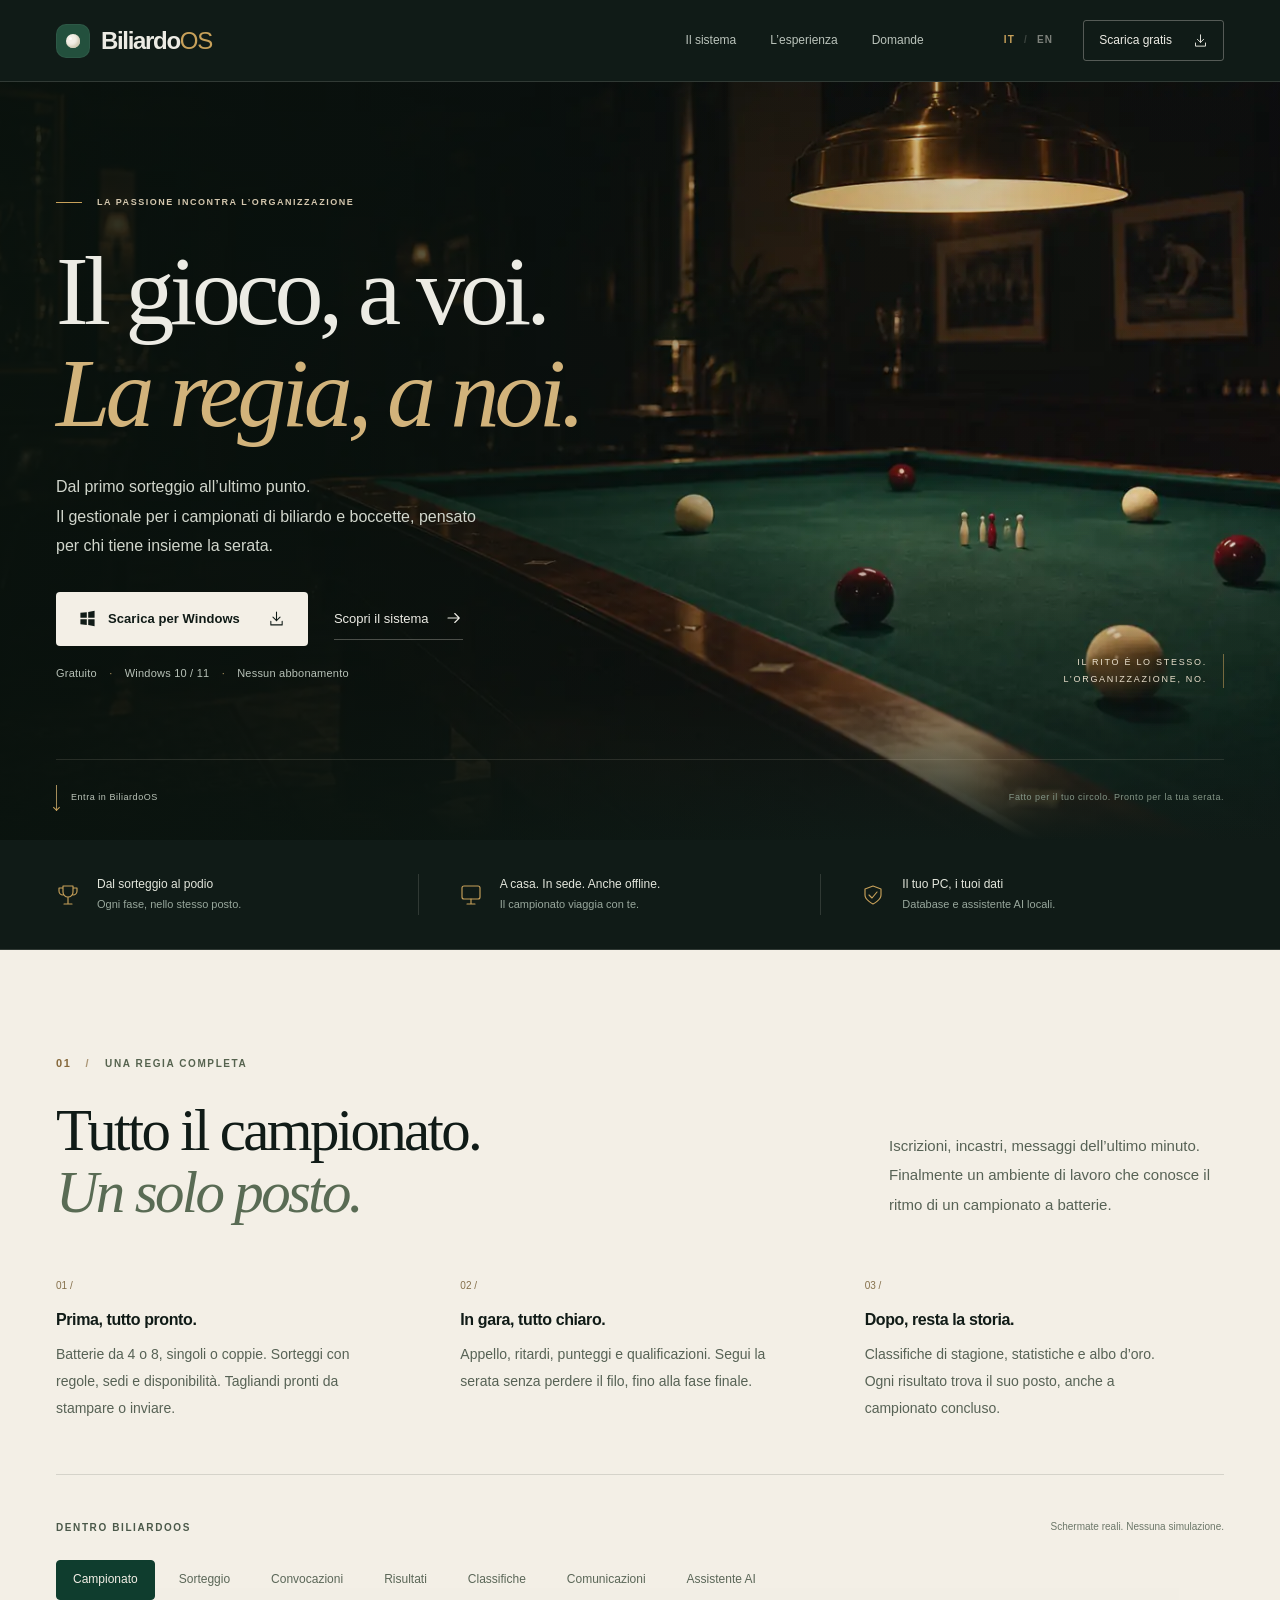
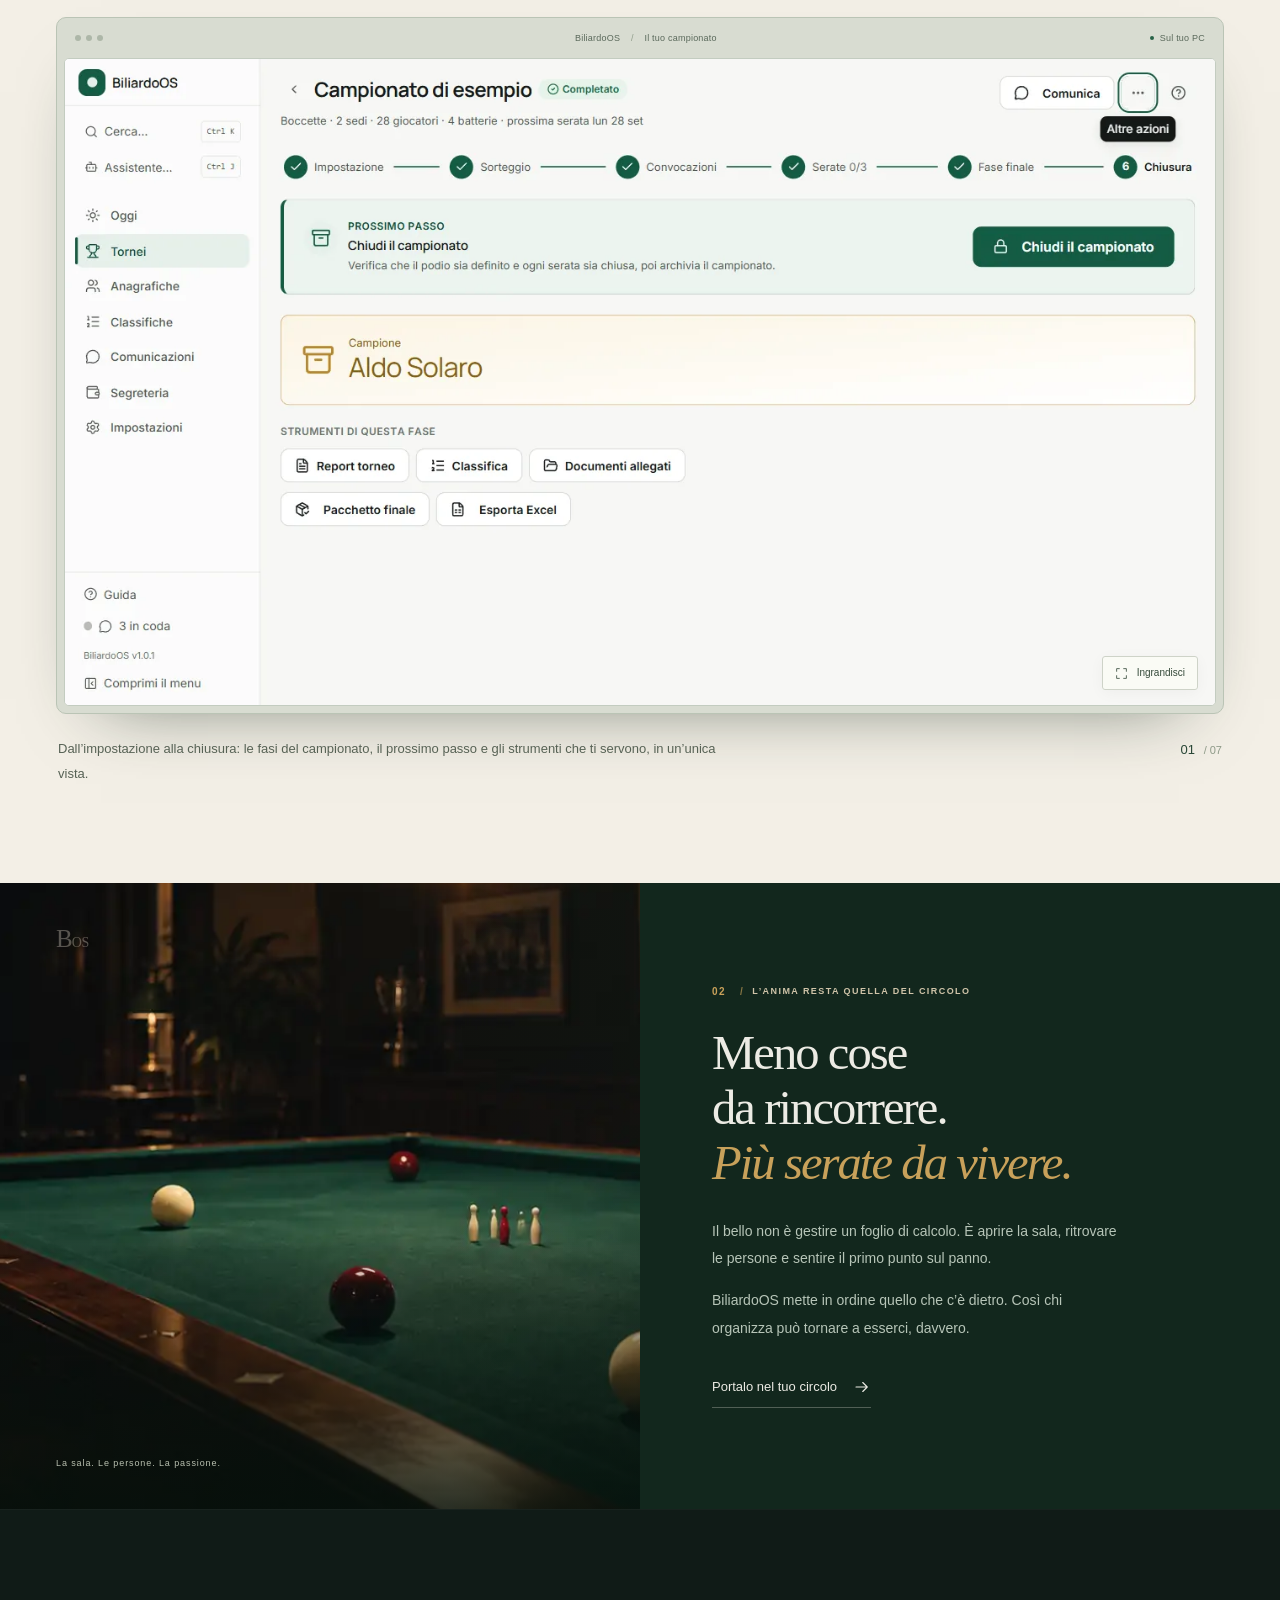
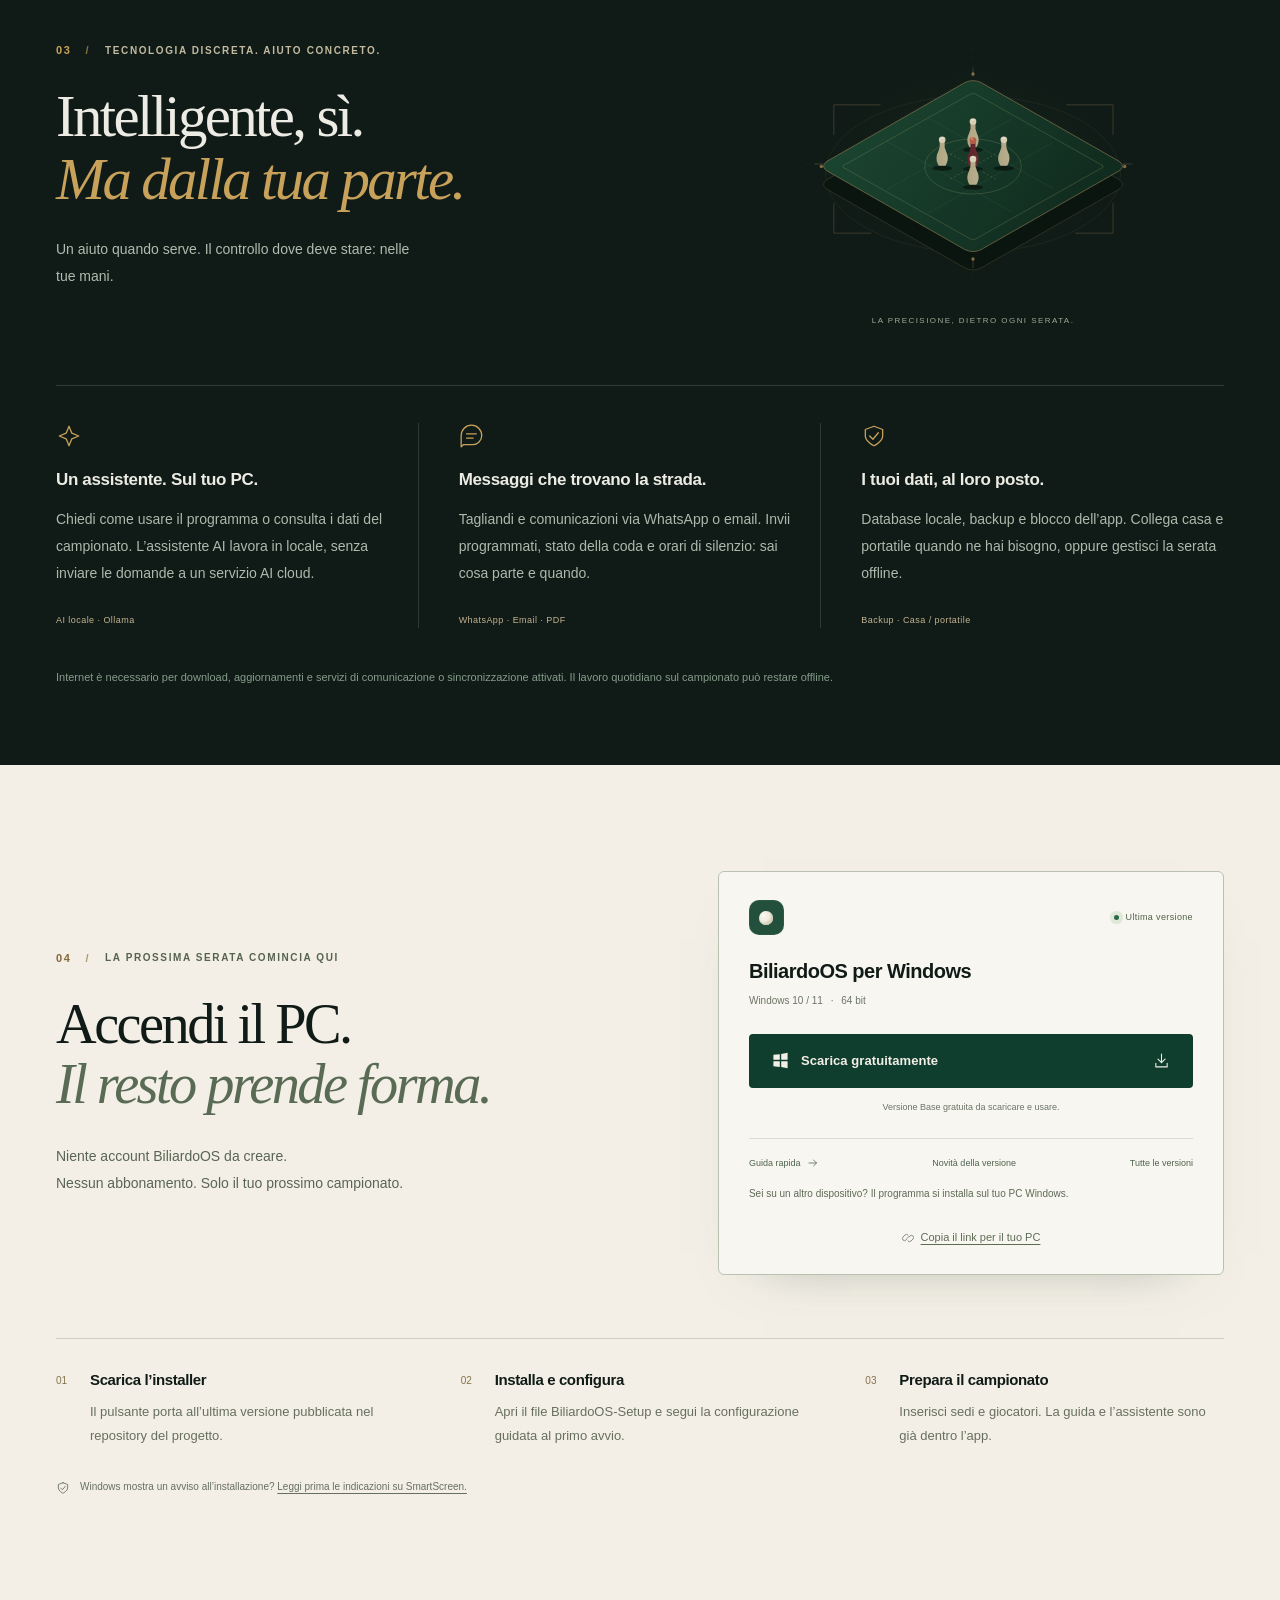
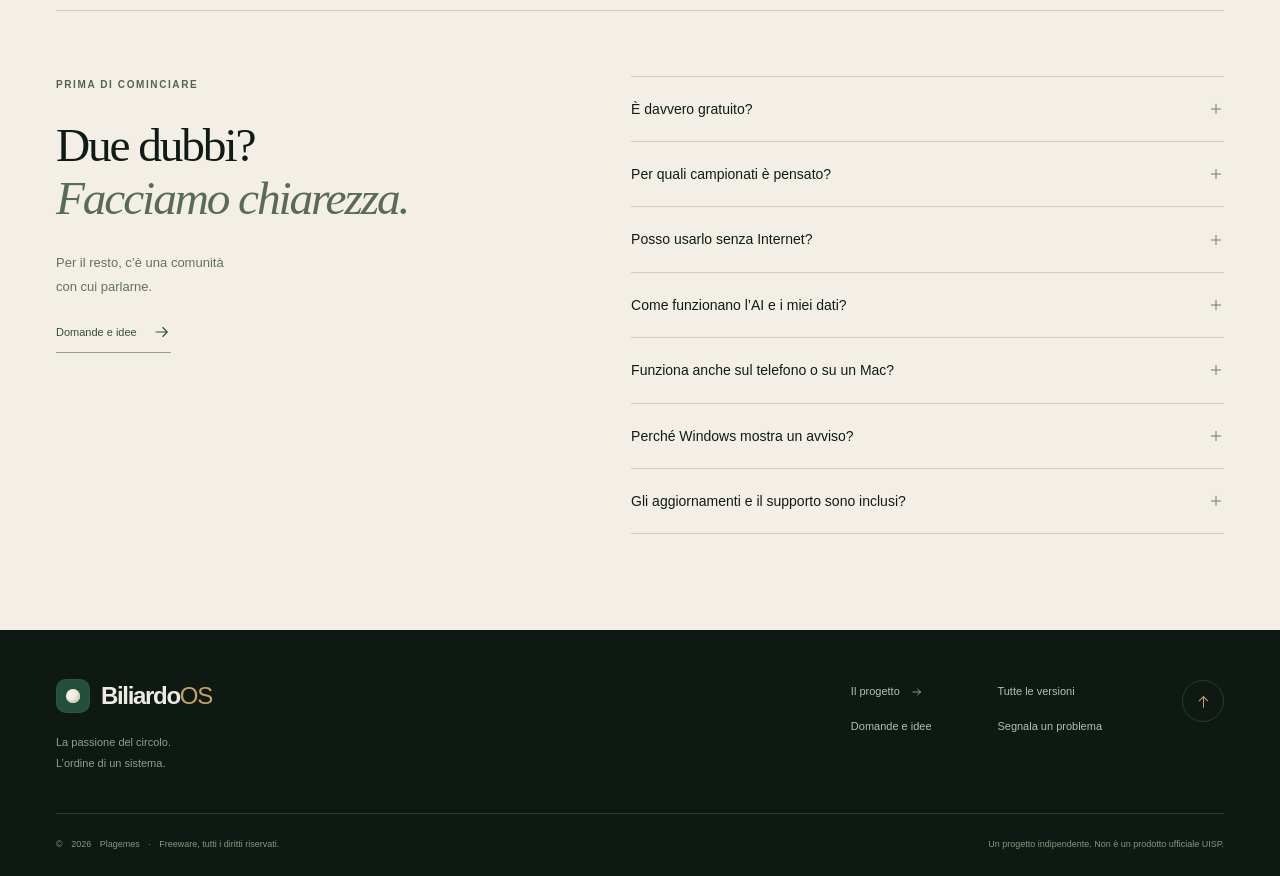
<file: docs/index.html>
<!doctype html>
<html lang="it" class="no-js">
<head>
  <meta charset="utf-8">
  <meta name="viewport" content="width=device-width, initial-scale=1">
  <meta name="theme-color" content="#101b17">
  <title>BiliardoOS — Gestionale gratuito per campionati a batterie</title>
  <meta name="description" content="Gestionale gratuito per campionati di biliardo e boccette a batterie: sorteggi, convocazioni, risultati, classifiche, WhatsApp e AI locale. Per Windows 10/11.">
  <link rel="canonical" href="https://plagemes.github.io/biliardoos-releases/">
  <link rel="alternate" hreflang="it" href="https://plagemes.github.io/biliardoos-releases/">
  <link rel="alternate" hreflang="en" href="https://plagemes.github.io/biliardoos-releases/en/">
  <link rel="alternate" hreflang="x-default" href="https://plagemes.github.io/biliardoos-releases/">
  <meta property="og:type" content="website">
  <meta property="og:site_name" content="BiliardoOS">
  <meta property="og:title" content="BiliardoOS — Gestionale gratuito per campionati a batterie">
  <meta property="og:description" content="La passione del circolo. L'ordine di un sistema. Il gestionale per campionati di biliardo e boccette a batterie, gratuito da scaricare e usare, sul tuo PC Windows.">
  <meta property="og:url" content="https://plagemes.github.io/biliardoos-releases/">
  <meta property="og:image" content="https://plagemes.github.io/biliardoos-releases/social-preview.webp">
  <meta property="og:image:width" content="1583">
  <meta property="og:image:height" content="722">
  <meta property="og:image:type" content="image/webp">
  <meta property="og:image:alt" content="BiliardoOS, gestionale per campionati a batterie di biliardo e boccette">
  <meta property="og:locale" content="it_IT">
  <meta property="og:locale:alternate" content="en_US">
  <meta name="twitter:card" content="summary_large_image">
  <meta name="twitter:title" content="BiliardoOS — La regia del tuo campionato a batterie">
  <meta name="twitter:description" content="Dal primo sorteggio all'ultimo punto. Gratuito da scaricare, per Windows 10 e 11.">
  <meta name="twitter:image" content="https://plagemes.github.io/biliardoos-releases/social-preview.webp">
  <link rel="icon" href="favicon.ico" sizes="32x32">
  <link rel="icon" href="assets/mark.svg" type="image/svg+xml">
  <link rel="apple-touch-icon" href="apple-touch-icon.png">
  <link rel="alternate icon" href="logo.webp">
  <link rel="manifest" href="site.webmanifest">
  <link rel="preconnect" href="https://api.github.com">
  <link rel="preload" href="assets/club.webp" as="image" fetchpriority="high">
  <link rel="stylesheet" href="styles.css">
  <script src="app.js" defer></script>
  <script type="application/ld+json">
  {"@context":"https://schema.org","@graph":[
    {"@type":"SoftwareApplication","@id":"https://plagemes.github.io/biliardoos-releases/#software","name":"BiliardoOS","description":"Gestionale desktop gratuito per campionati a batterie di biliardo e boccette: sorteggi, convocazioni, appello, risultati, classifiche, comunicazioni WhatsApp/email e assistente AI locale.","applicationCategory":"SportsApplication","operatingSystem":"Windows 10, Windows 11","softwareVersion": "1.0.16","url":"https://plagemes.github.io/biliardoos-releases/","downloadUrl":"https://github.com/Plagemes/biliardoos-releases/releases/latest","screenshot":["https://plagemes.github.io/biliardoos-releases/screenshots/02-tournament-overview.webp","https://plagemes.github.io/biliardoos-releases/screenshots/09-classifiche.webp"],"offers":{"@type":"Offer","price":"0","priceCurrency":"EUR"},"inLanguage":"it","author":{"@type":"Person","name":"Plagemes","url":"https://github.com/Plagemes"},"license":"https://github.com/Plagemes/biliardoos-releases/blob/main/LICENSE"},
    {"@type":"WebSite","@id":"https://plagemes.github.io/biliardoos-releases/#website","name":"BiliardoOS","url":"https://plagemes.github.io/biliardoos-releases/","inLanguage":["it","en"],"publisher":{"@type":"Person","name":"Plagemes"}},
    {"@type":"Person","@id":"https://github.com/Plagemes#person","name":"Plagemes","url":"https://github.com/Plagemes"},
    {"@type":"FAQPage","@id":"https://plagemes.github.io/biliardoos-releases/#faq","mainEntity":[
      {"@type":"Question","name":"È davvero gratuito?","acceptedAnswer":{"@type":"Answer","text":"La versione Base di BiliardoOS è gratuita da scaricare e usare, senza un abbonamento al software. Non è open source: tutti i diritti sono riservati. Le condizioni complete sono nella licenza del progetto (https://github.com/Plagemes/biliardoos-releases/blob/main/LICENSE)."}},
      {"@type":"Question","name":"Per quali campionati è pensato?","acceptedAnswer":{"@type":"Answer","text":"Per campionati amatoriali di biliardo e boccette tra bar, circoli e associazioni: batterie da 4 o 8 giocatori, singoli o coppie, seguite dalla fase finale. Il sorteggio tiene conto delle regole configurate, come sedi, disponibilità e teste di serie."}},
      {"@type":"Question","name":"Posso usarlo senza Internet?","acceptedAnswer":{"@type":"Answer","text":"Sì, per il lavoro quotidiano: sorteggio, convocazioni stampate, appello, risultati e classifiche. Internet serve per scaricare l'app e il modello AI, ricevere gli aggiornamenti e usare funzioni online come l'invio di WhatsApp ed email."}},
      {"@type":"Question","name":"Come funzionano l'AI e i miei dati?","acceptedAnswer":{"@type":"Answer","text":"Il database del campionato e l'assistente AI risiedono sul PC. L'AI locale usa Ollama e richiede il download iniziale di un modello, scelto in base all'hardware. Le comunicazioni e le opzioni di sincronizzazione, quando attivate, utilizzano i rispettivi servizi esterni."}},
      {"@type":"Question","name":"Funziona anche sul telefono o su un Mac?","acceptedAnswer":{"@type":"Answer","text":"L'app desktop è disponibile per Windows 10 e 11 a 64 bit. Il telefono può essere usato per le funzioni dedicate ai risultati tramite il collegamento locale, configurato dal PC. Non è un'app nativa per Android, iPhone o macOS."}},
      {"@type":"Question","name":"Perché Windows mostra un avviso?","acceptedAnswer":{"@type":"Answer","text":"L'installer attualmente distribuito non è firmato digitalmente e Windows può mostrare un avviso SmartScreen. Scarica solo dalle release del repository del progetto e controlla il file con la protezione di Windows prima di procedere. Un avviso, da solo, non prova che un file sia sicuro o pericoloso: se non sei certo della provenienza, non eseguirlo."}},
      {"@type":"Question","name":"Gli aggiornamenti e il supporto sono inclusi?","acceptedAnswer":{"@type":"Answer","text":"L'app controlla le nuove versioni all'avvio; puoi farlo anche da Impostazioni → Aggiornamenti. Gli aggiornamenti sono preceduti da un backup e non vengono installati durante una serata di gara aperta. Il programma è fornito senza garanzie, secondo la licenza."}}
    ]}
  ]}
  </script>
</head>
<body>
<a class="skip-link" href="#main">Vai al contenuto</a>
<svg class="svg-defs" xmlns="http://www.w3.org/2000/svg" aria-hidden="true">
  <defs>
    <symbol id="i-arrow" viewBox="0 0 24 24"><path d="M4 12h15m-6-6 6 6-6 6"/></symbol>
    <symbol id="i-down" viewBox="0 0 24 24"><path d="M12 3v12m-5-5 5 5 5-5M4 16v5h16v-5"/></symbol>
    <symbol id="i-windows" viewBox="0 0 24 24"><path fill="currentColor" stroke="none" d="m2 4 9-1v8H2zm11-1.2L22 1v10h-9zM2 13h9v8l-9-1zm11 0h9v10l-9-1.8z"/></symbol>
    <symbol id="i-check" viewBox="0 0 24 24"><path d="m5 12 4 4L19 6"/></symbol>
    <symbol id="i-plus" viewBox="0 0 24 24"><path d="M12 5v14M5 12h14"/></symbol>
    <symbol id="i-close" viewBox="0 0 24 24"><path d="m6 6 12 12M6 18 18 6"/></symbol>
    <symbol id="i-expand" viewBox="0 0 24 24"><path d="M8 3H3v5m13-5h5v5M3 16v5h5m13-5v5h-5"/></symbol>
    <symbol id="i-shield" viewBox="0 0 24 24"><path d="m12 3 8 3v6c0 5-8 9-8 9s-8-4-8-9V6l8-3Z"/><path d="m8 12 3 3 5-6"/></symbol>
    <symbol id="i-spark" viewBox="0 0 24 24"><path d="m12 3 2.6 6.4L21 12l-6.4 2.6L12 21l-2.6-6.4L3 12l6.4-2.6L12 3Z"/></symbol>
    <symbol id="i-link" viewBox="0 0 24 24"><path d="m10 13 4-4m-5 6-1 1a4 4 0 0 1-6-6l4-4a4 4 0 0 1 6 0m0 12a4 4 0 0 0 6 0l4-4a4 4 0 0 0-6-6l-1 1"/></symbol>
    <symbol id="i-monitor" viewBox="0 0 24 24"><rect x="3" y="3" width="18" height="13" rx="2"/><path d="M8 21h8m-4-5v5"/></symbol>
    <symbol id="i-message" viewBox="0 0 24 24"><path d="M21 11.5a8.5 8.5 0 0 1-8.5 8.5H4l-2 2V11.5a9.5 9.5 0 1 1 19 0Z"/><path d="M7 10h9m-9 4h6"/></symbol>
    <symbol id="i-trophy" viewBox="0 0 24 24"><path d="M7 3h10v6a5 5 0 0 1-10 0V3Zm5 11v6m-4 1h8M7 5H3v3a4 4 0 0 0 4 4m10-7h4v3a4 4 0 0 1-4 4"/></symbol>
  </defs>
</svg>

<header class="site-header" id="top">
  <div class="container header-inner">
    <a class="brand" href="#top" aria-label="BiliardoOS, inizio pagina"><span class="brand-mark" aria-hidden="true"><i></i></span><span>Biliardo<span class="brand-os">OS</span></span></a>
    <nav class="desktop-nav" aria-label="Navigazione principale"><a href="#sistema">Il sistema</a><a href="#esperienza">L’esperienza</a><a href="#domande">Domande</a></nav>
    <nav class="language-switch" aria-label="Lingua"><a href="./" lang="it" hreflang="it" aria-current="page">IT</a><span aria-hidden="true">/</span><a href="en/" lang="en" hreflang="en">EN</a></nav>
    <a class="header-download" href="#download">Scarica gratis <svg class="icon" aria-hidden="true"><use href="#i-down"/></svg></a>
    <button class="menu-toggle" type="button" aria-expanded="false" aria-controls="mobile-nav" aria-label="Apri il menu"><span></span><span></span></button>
  </div>
  <nav class="mobile-nav" id="mobile-nav" aria-label="Navigazione mobile" hidden><a href="#sistema">Il sistema <span>01</span></a><a href="#esperienza">L’esperienza <span>02</span></a><a href="#domande">Domande <span>03</span></a><a href="#download">Scarica BiliardoOS <svg class="icon" aria-hidden="true"><use href="#i-down"/></svg></a><div class="mobile-language"><span>Lingua</span><a href="./" lang="it" hreflang="it" aria-current="page">Italiano</a><a href="en/" lang="en" hreflang="en">English</a></div></nav>
</header>

<main id="main">
  <section class="hero" aria-labelledby="hero-title">
    <img class="hero-image" src="assets/club.webp" alt="Un tavolo di biliardo a boccette, sul panno verde sotto la luce calda di una lampada in ottone" width="1440" height="810" fetchpriority="high">
    <div class="hero-shade" aria-hidden="true"></div>
    <div class="container hero-content">
      <p class="eyebrow hero-eyebrow"><span class="small-line"></span> La passione incontra l’organizzazione</p>
      <h1 id="hero-title">Il gioco, a voi.<br><em>La regia, a noi.</em></h1>
      <p class="hero-description">Dal primo sorteggio all’ultimo punto.<br>Il gestionale per i campionati di biliardo e boccette, pensato per chi tiene insieme la serata.</p>
      <div class="hero-actions"><a class="button button-cream" data-download href="https://github.com/Plagemes/biliardoos-releases/releases/latest"><svg class="icon" aria-hidden="true"><use href="#i-windows"/></svg> Scarica per Windows <svg class="icon button-arrow" aria-hidden="true"><use href="#i-down"/></svg></a><a class="text-link" href="#sistema">Scopri il sistema <svg class="icon" aria-hidden="true"><use href="#i-arrow"/></svg></a></div>
      <p class="hero-note">Gratuito <span>·</span> Windows 10 / 11 <span>·</span> Nessun abbonamento</p>
    </div>
    <div class="hero-caption" aria-hidden="true"><span>Il rito è lo stesso.</span><span>L’organizzazione, no.</span></div>
    <div class="container hero-bottom"><a href="#sistema" class="scroll-link"><span class="scroll-rule" aria-hidden="true"></span> Entra in BiliardoOS</a><span class="hero-bottom-note">Fatto per il tuo circolo. Pronto per la tua serata.</span></div>
  </section>

  <div class="trust-strip">
    <div class="container trust-grid">
      <div><svg class="icon" aria-hidden="true"><use href="#i-trophy"/></svg><p><strong>Dal sorteggio al podio</strong><span>Ogni fase, nello stesso posto.</span></p></div>
      <div><svg class="icon" aria-hidden="true"><use href="#i-monitor"/></svg><p><strong>A casa. In sede. Anche offline.</strong><span>Il campionato viaggia con te.</span></p></div>
      <div><svg class="icon" aria-hidden="true"><use href="#i-shield"/></svg><p><strong>Il tuo PC, i tuoi dati</strong><span>Database e assistente AI locali.</span></p></div>
    </div>
  </div>

  <section class="system light-section" id="sistema" aria-labelledby="system-title">
    <div class="container">
      <div class="section-heading" data-reveal><div><p class="eyebrow"><span class="section-number">01</span> Una regia completa</p><h2 id="system-title">Tutto il campionato.<br><em>Un solo posto.</em></h2></div><p class="section-intro">Iscrizioni, incastri, messaggi dell’ultimo minuto. Finalmente un ambiente di lavoro che conosce il ritmo di un campionato a batterie.</p></div>
      <div class="feature-points" data-reveal>
        <div><span class="point-index">01 /</span><h3>Prima, tutto pronto.</h3><p>Batterie da 4 o 8, singoli o coppie. Sorteggi con regole, sedi e disponibilità. Tagliandi pronti da stampare o inviare.</p></div>
        <div><span class="point-index">02 /</span><h3>In gara, tutto chiaro.</h3><p>Appello, ritardi, punteggi e qualificazioni. Segui la serata senza perdere il filo, fino alla fase finale.</p></div>
        <div><span class="point-index">03 /</span><h3>Dopo, resta la storia.</h3><p>Classifiche di stagione, statistiche e albo d’oro. Ogni risultato trova il suo posto, anche a campionato concluso.</p></div>
      </div>
      <div class="product-showcase" data-reveal>
        <div class="showcase-heading"><span class="eyebrow">Dentro BiliardoOS</span><span class="showcase-hint">Schermate reali. Nessuna simulazione.</span></div>
        <div class="tabs" role="tablist" aria-label="Esplora le schermate del gestionale">
          <button type="button" role="tab" id="tab-campionato" aria-selected="true" aria-controls="screen-panel" tabindex="0" data-screen="0">Campionato</button>
          <button type="button" role="tab" id="tab-sorteggio" aria-selected="false" aria-controls="screen-panel" tabindex="-1" data-screen="1">Sorteggio</button>
          <button type="button" role="tab" id="tab-convocazioni" aria-selected="false" aria-controls="screen-panel" tabindex="-1" data-screen="2">Convocazioni</button>
          <button type="button" role="tab" id="tab-risultati" aria-selected="false" aria-controls="screen-panel" tabindex="-1" data-screen="3">Risultati</button>
          <button type="button" role="tab" id="tab-classifiche" aria-selected="false" aria-controls="screen-panel" tabindex="-1" data-screen="4">Classifiche</button>
          <button type="button" role="tab" id="tab-messaggi" aria-selected="false" aria-controls="screen-panel" tabindex="-1" data-screen="5">Comunicazioni</button>
          <button type="button" role="tab" id="tab-ai" aria-selected="false" aria-controls="screen-panel" tabindex="-1" data-screen="6">Assistente AI</button>
        </div>
        <div class="screen-panel" id="screen-panel" role="tabpanel" aria-labelledby="tab-campionato" tabindex="0">
          <div class="app-frame"><div class="frame-bar"><span class="frame-dots" aria-hidden="true"><i></i><i></i><i></i></span><span>BiliardoOS <span class="frame-separator">/</span> <span id="screen-label">Il tuo campionato</span></span><span class="frame-local"><i></i> Sul tuo PC</span></div><a class="screen-link" id="screen-link" href="screenshots/02-tournament-overview.webp" aria-label="Ingrandisci la schermata del campionato"><img id="product-screen" src="screenshots/02-tournament-overview.webp" alt="BiliardoOS: panoramica del campionato con fasi, vincitore e strumenti di chiusura" width="1366" height="768" loading="lazy" decoding="async"><span class="zoom-pill"><svg class="icon" aria-hidden="true"><use href="#i-expand"/></svg> Ingrandisci</span></a></div>
          <div class="screen-caption"><p id="screen-description">Dall’impostazione alla chiusura: le fasi del campionato, il prossimo passo e gli strumenti che ti servono, in un’unica vista.</p><span id="screen-count" aria-hidden="true">01 <i>/ 07</i></span></div>
        </div>
        <noscript><p>Puoi consultare tutte le <a href="https://github.com/Plagemes/biliardoos-releases/tree/main/docs/screenshots">schermate del programma su GitHub</a>.</p></noscript>
      </div>
    </div>
  </section>

  <section class="experience" id="esperienza" aria-labelledby="experience-title">
    <div class="experience-photo"><img src="assets/club.webp" alt="Boccette avorio e rosse e il castello di birilli sul tavolo del circolo" width="1440" height="810" loading="lazy" decoding="async"><span class="photo-caption">La sala. Le persone. La passione.</span><span class="photo-corner" aria-hidden="true">B<span>OS</span></span></div>
    <div class="experience-copy" data-reveal><p class="eyebrow"><span class="section-number">02</span> L’anima resta quella del circolo</p><h2 id="experience-title">Meno cose<br>da rincorrere.<br><em>Più serate da vivere.</em></h2><p>Il bello non è gestire un foglio di calcolo. È aprire la sala, ritrovare le persone e sentire il primo punto sul panno.</p><p>BiliardoOS mette in ordine quello che c’è dietro. Così chi organizza può tornare a esserci, davvero.</p><a class="text-link" href="#download">Portalo nel tuo circolo <svg class="icon" aria-hidden="true"><use href="#i-arrow"/></svg></a></div>
  </section>

  <section class="intelligence" aria-labelledby="intelligence-title">
    <div class="container">
      <div class="intelligence-top"><div data-reveal><p class="eyebrow"><span class="section-number">03</span> Tecnologia discreta. Aiuto concreto.</p><h2 id="intelligence-title">Intelligente, sì.<br><em>Ma dalla tua parte.</em></h2><p class="intelligence-intro">Un aiuto quando serve. Il controllo dove deve stare: nelle tue mani.</p></div><figure class="precision-figure" data-reveal><img src="assets/precision.svg" alt="Illustrazione geometrica del castello a cinque birilli, racchiuso nelle linee di un tavolo: precisione e controllo" width="480" height="320" loading="lazy"><figcaption>La precisione, dietro ogni serata.</figcaption></figure></div>
      <div class="intelligence-grid" data-reveal>
        <article><svg class="feature-icon" aria-hidden="true"><use href="#i-spark"/></svg><h3>Un assistente. Sul tuo PC.</h3><p>Chiedi come usare il programma o consulta i dati del campionato. L’assistente AI lavora in locale, senza inviare le domande a un servizio AI cloud.</p><span class="detail-tag">AI locale · Ollama</span></article>
        <article><svg class="feature-icon" aria-hidden="true"><use href="#i-message"/></svg><h3>Messaggi che trovano la strada.</h3><p>Tagliandi e comunicazioni via WhatsApp o email. Invii programmati, stato della coda e orari di silenzio: sai cosa parte e quando.</p><span class="detail-tag">WhatsApp · Email · PDF</span></article>
        <article><svg class="feature-icon" aria-hidden="true"><use href="#i-shield"/></svg><h3>I tuoi dati, al loro posto.</h3><p>Database locale, backup e blocco dell’app. Collega casa e portatile quando ne hai bisogno, oppure gestisci la serata offline.</p><span class="detail-tag">Backup · Casa / portatile</span></article>
      </div>
      <p class="connectivity-note">Internet è necessario per download, aggiornamenti e servizi di comunicazione o sincronizzazione attivati. Il lavoro quotidiano sul campionato può restare offline.</p>
    </div>
  </section>

  <section class="download-section light-section" id="download" aria-labelledby="download-title">
    <div class="container">
      <div class="download-top" data-reveal>
        <div class="download-copy"><p class="eyebrow"><span class="section-number">04</span> La prossima serata comincia qui</p><h2 id="download-title">Accendi il PC.<br><em>Il resto prende forma.</em></h2><p>Niente account BiliardoOS da creare.<br>Nessun abbonamento. Solo il tuo prossimo campionato.</p></div>
        <div class="download-card"><div class="download-card-top"><span class="brand-mark" aria-hidden="true"><i></i></span><span class="release-badge"><i></i> <span data-version>Ultima versione</span></span></div><h3>BiliardoOS per Windows</h3><p class="download-specs">Windows 10 / 11 <span>·</span> 64 bit <span data-size></span></p><a id="dl" class="button button-dark" data-download href="https://github.com/Plagemes/biliardoos-releases/releases/latest"><svg class="icon" aria-hidden="true"><use href="#i-windows"/></svg> Scarica gratuitamente <svg class="icon button-arrow" aria-hidden="true"><use href="#i-down"/></svg></a><p class="download-assurance">Versione Base gratuita da scaricare e usare.</p><div class="release-links"><a href="guida-rapida.html">Guida rapida <svg class="icon" aria-hidden="true"><use href="#i-arrow"/></svg></a><a href="https://github.com/Plagemes/biliardoos-releases/releases/latest" target="_blank" rel="noopener noreferrer">Novità della versione</a><a href="https://github.com/Plagemes/biliardoos-releases/releases" target="_blank" rel="noopener noreferrer">Tutte le versioni</a></div><p id="device-note" class="device-note" hidden>Sei su un altro dispositivo? Il programma si installa sul tuo PC Windows.</p><button id="copy-link" class="copy-link" type="button"><svg class="icon" aria-hidden="true"><use href="#i-link"/></svg> Copia il link per il tuo PC</button><p id="download-status" class="download-status" role="status" aria-live="polite"></p></div>
      </div>
      <div class="installation-steps" data-reveal>
        <div><span>01</span><h3>Scarica l’installer</h3><p>Il pulsante porta all’ultima versione pubblicata nel repository del progetto.</p></div>
        <div><span>02</span><h3>Installa e configura</h3><p>Apri il file BiliardoOS-Setup e segui la configurazione guidata al primo avvio.</p></div>
        <div><span>03</span><h3>Prepara il campionato</h3><p>Inserisci sedi e giocatori. La guida e l’assistente sono già dentro l’app.</p></div>
      </div>
      <p class="install-note"><svg class="icon" aria-hidden="true"><use href="#i-shield"/></svg><span>Windows mostra un avviso all’installazione? <a href="#faq-windows" data-open-faq="faq-windows">Leggi prima le indicazioni su SmartScreen.</a></span></p>
    </div>
  </section>

  <section class="faq-section light-section" id="domande" aria-labelledby="faq-title">
    <div class="container faq-layout"><div class="faq-heading" data-reveal><p class="eyebrow">Prima di cominciare</p><h2 id="faq-title">Due dubbi?<br><em>Facciamo chiarezza.</em></h2><p>Per il resto, c’è una comunità<br>con cui parlarne.</p><a class="text-link dark-link" href="https://github.com/Plagemes/biliardoos-releases/discussions" target="_blank" rel="noopener noreferrer">Domande e idee <svg class="icon" aria-hidden="true"><use href="#i-arrow"/></svg></a></div>
      <div class="faq-list" data-reveal>
        <details><summary>È davvero gratuito?<svg class="icon" aria-hidden="true"><use href="#i-plus"/></svg></summary><div class="faq-answer"><p>La versione Base di BiliardoOS è gratuita da scaricare e usare, senza un abbonamento al software. Non è open source: tutti i diritti sono riservati. Le condizioni complete sono nella <a href="https://github.com/Plagemes/biliardoos-releases/blob/main/LICENSE" target="_blank" rel="noopener noreferrer">licenza del progetto</a>.</p></div></details>
        <details><summary>Per quali campionati è pensato?<svg class="icon" aria-hidden="true"><use href="#i-plus"/></svg></summary><div class="faq-answer"><p>Per campionati amatoriali di biliardo e boccette tra bar, circoli e associazioni: batterie da 4 o 8 giocatori, singoli o coppie, seguite dalla fase finale. Il sorteggio tiene conto delle regole configurate, come sedi, disponibilità e teste di serie.</p></div></details>
        <details><summary>Posso usarlo senza Internet?<svg class="icon" aria-hidden="true"><use href="#i-plus"/></svg></summary><div class="faq-answer"><p>Sì, per il lavoro quotidiano: sorteggio, convocazioni stampate, appello, risultati e classifiche. Internet serve per scaricare l’app e il modello AI, ricevere gli aggiornamenti e usare funzioni online come l’invio di WhatsApp ed email.</p></div></details>
        <details><summary>Come funzionano l’AI e i miei dati?<svg class="icon" aria-hidden="true"><use href="#i-plus"/></svg></summary><div class="faq-answer"><p>Il database del campionato e l’assistente AI risiedono sul PC. L’AI locale usa Ollama e richiede il download iniziale di un modello, scelto in base all’hardware. Le comunicazioni e le opzioni di sincronizzazione, quando attivate, utilizzano i rispettivi servizi esterni.</p></div></details>
        <details><summary>Funziona anche sul telefono o su un Mac?<svg class="icon" aria-hidden="true"><use href="#i-plus"/></svg></summary><div class="faq-answer"><p>L’app desktop è disponibile per Windows 10 e 11 a 64 bit. Il telefono può essere usato per le funzioni dedicate ai risultati tramite il collegamento locale, configurato dal PC. Non è un’app nativa per Android, iPhone o macOS.</p></div></details>
        <details id="faq-windows"><summary>Perché Windows mostra un avviso?<svg class="icon" aria-hidden="true"><use href="#i-plus"/></svg></summary><div class="faq-answer"><p>L’installer attualmente distribuito non è firmato digitalmente e Windows può mostrare un avviso SmartScreen. Scarica solo dalle release del repository del progetto e controlla il file con la protezione di Windows prima di procedere. Un avviso, da solo, non prova che un file sia sicuro o pericoloso: se non sei certo della provenienza, non eseguirlo.</p><p>Trovi altri dettagli nelle <a href="https://github.com/Plagemes/biliardoos-releases/blob/main/README.it.md#installazione" target="_blank" rel="noopener noreferrer">istruzioni di installazione</a>.</p></div></details>
        <details><summary>Gli aggiornamenti e il supporto sono inclusi?<svg class="icon" aria-hidden="true"><use href="#i-plus"/></svg></summary><div class="faq-answer"><p>L’app controlla le nuove versioni all’avvio; puoi farlo anche da Impostazioni → Aggiornamenti. Gli aggiornamenti sono preceduti da un backup e non vengono installati durante una serata di gara aperta. Per domande usa <a href="https://github.com/Plagemes/biliardoos-releases/discussions" target="_blank" rel="noopener noreferrer">Discussions</a>; per segnalare un problema apri una <a href="https://github.com/Plagemes/biliardoos-releases/issues/new/choose" target="_blank" rel="noopener noreferrer">segnalazione su GitHub</a>. Il programma è fornito senza garanzie, secondo la licenza.</p></div></details>
      </div>
    </div>
  </section>
</main>

<footer class="site-footer"><div class="container"><div class="footer-top"><div><a class="brand" href="#top" aria-label="BiliardoOS, torna all’inizio"><span class="brand-mark" aria-hidden="true"><i></i></span><span>Biliardo<span class="brand-os">OS</span></span></a><p>La passione del circolo.<br>L’ordine di un sistema.</p></div><nav aria-label="Collegamenti del progetto"><a href="https://github.com/Plagemes/biliardoos-releases" target="_blank" rel="noopener noreferrer">Il progetto <svg class="icon" aria-hidden="true"><use href="#i-arrow"/></svg></a><a href="https://github.com/Plagemes/biliardoos-releases/releases" target="_blank" rel="noopener noreferrer">Tutte le versioni</a><a href="https://github.com/Plagemes/biliardoos-releases/discussions" target="_blank" rel="noopener noreferrer">Domande e idee</a><a href="https://github.com/Plagemes/biliardoos-releases/issues/new/choose" target="_blank" rel="noopener noreferrer">Segnala un problema</a></nav><a class="back-top" href="#top" aria-label="Torna all’inizio"><svg class="icon" aria-hidden="true"><use href="#i-arrow"/></svg></a></div><div class="footer-bottom"><p>© <span id="year">2026</span> Plagemes <span>·</span> Freeware, tutti i diritti riservati.</p><p>Un progetto indipendente. Non è un prodotto ufficiale UISP.</p></div></div></footer>

<dialog class="lightbox" id="lightbox" aria-label="Schermata ingrandita di BiliardoOS"><div class="lightbox-toolbar"><span id="lightbox-title">BiliardoOS</span><button id="lightbox-close" type="button" aria-label="Chiudi la schermata ingrandita"><svg class="icon" aria-hidden="true"><use href="#i-close"/></svg></button></div><img id="lightbox-image" alt="" width="1366" height="768"></dialog>
</body>
</html>
</file>
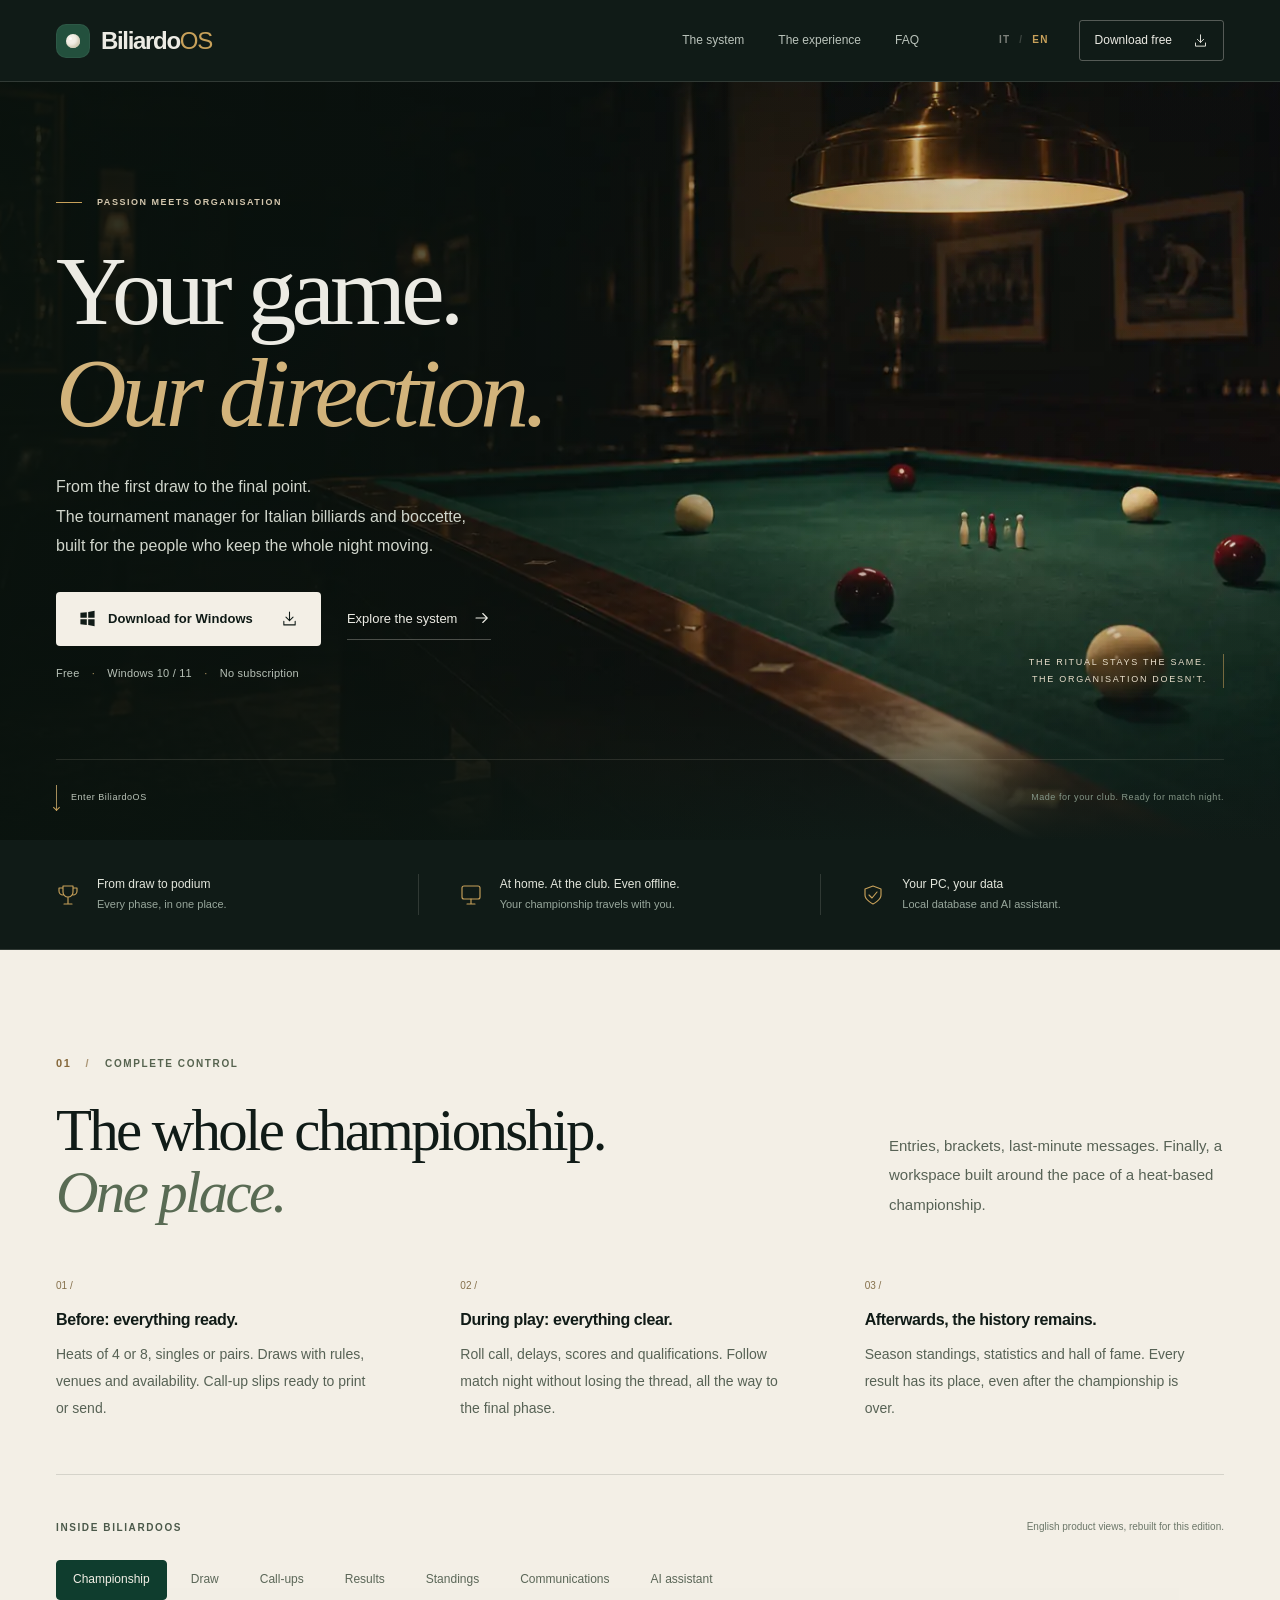
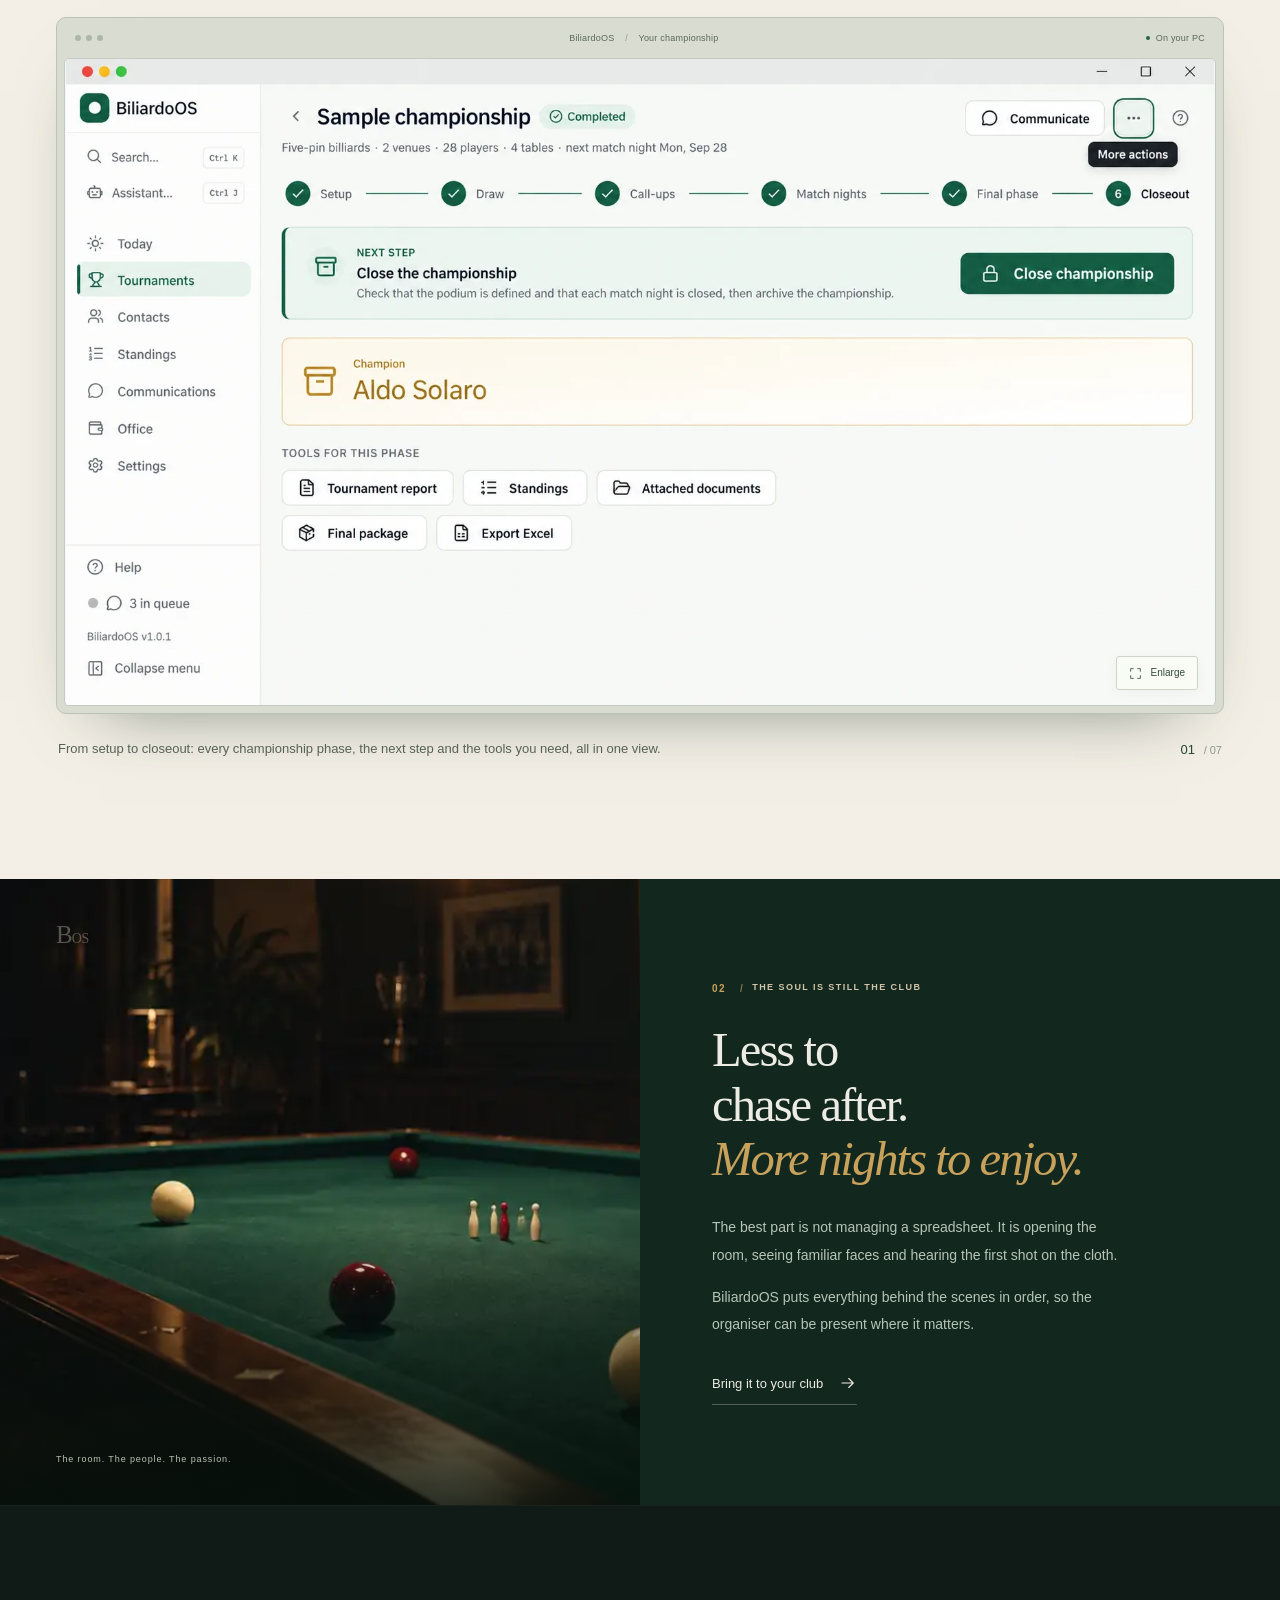
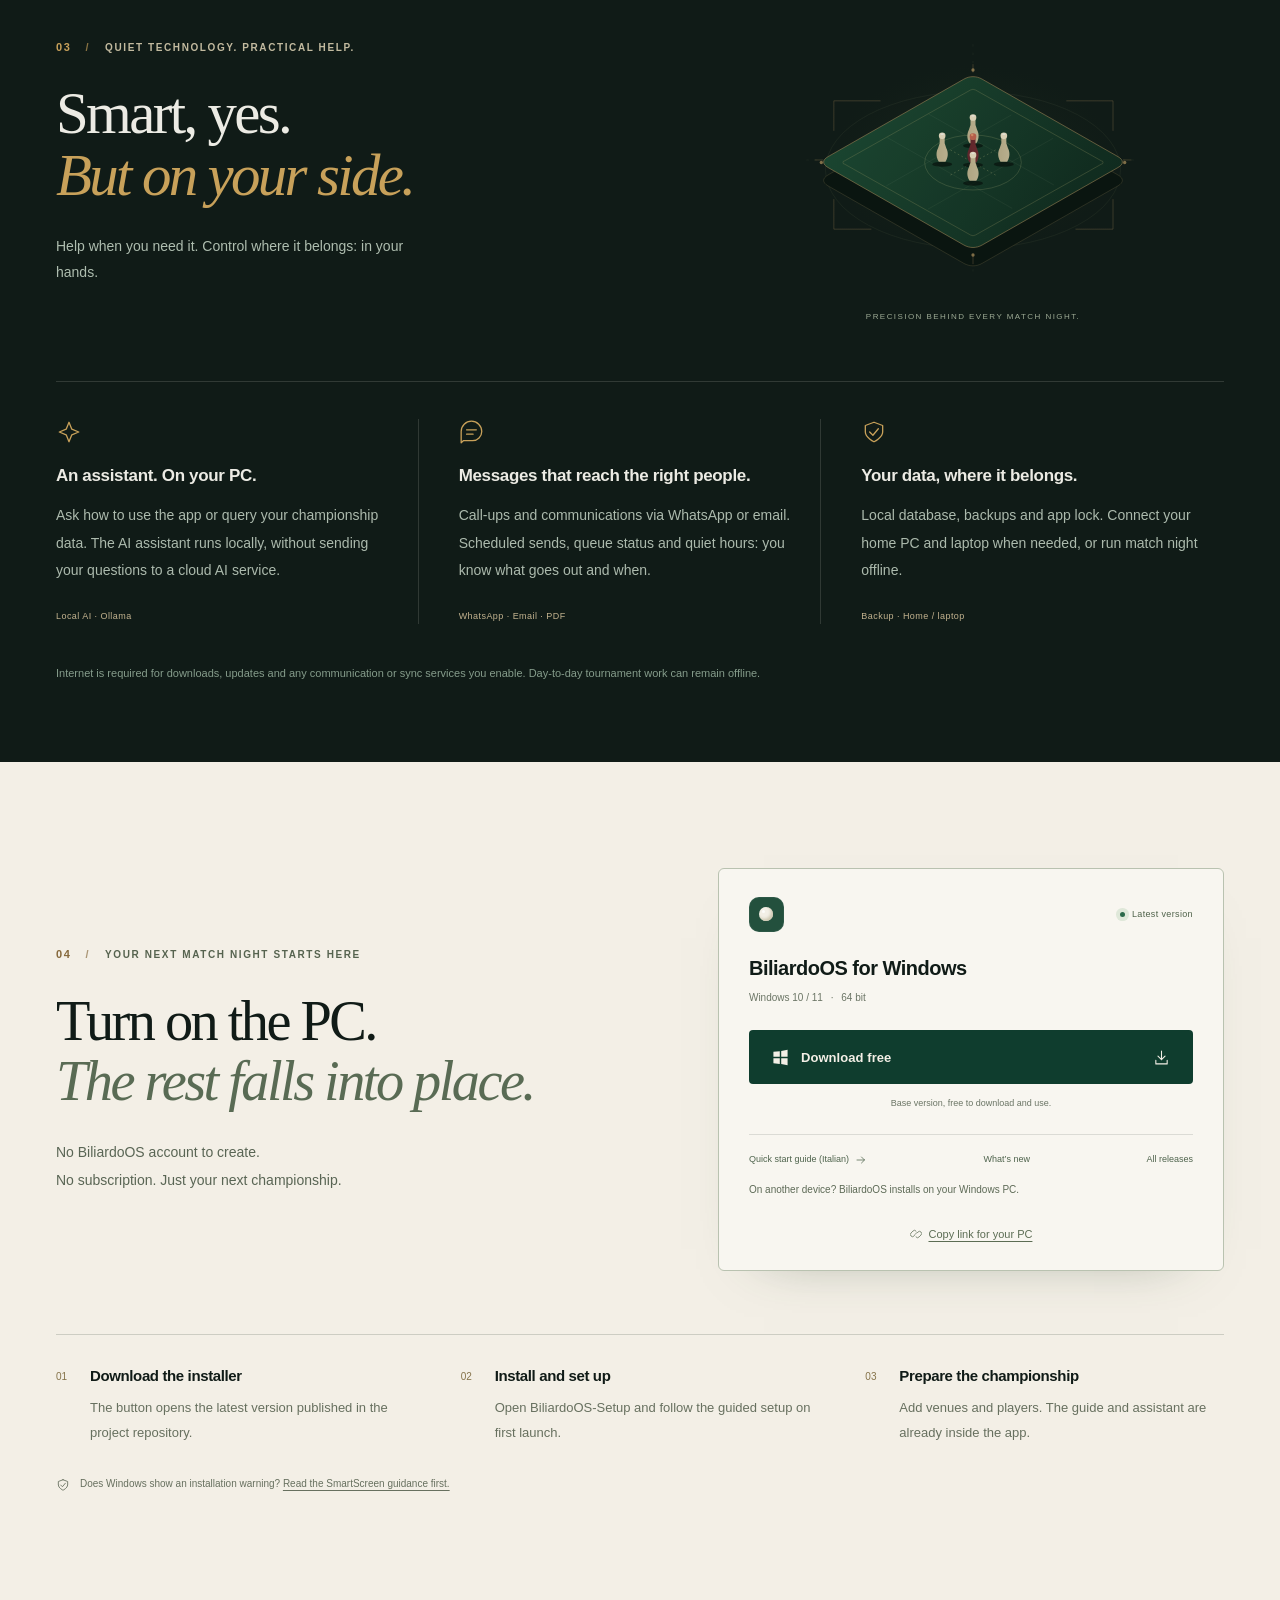
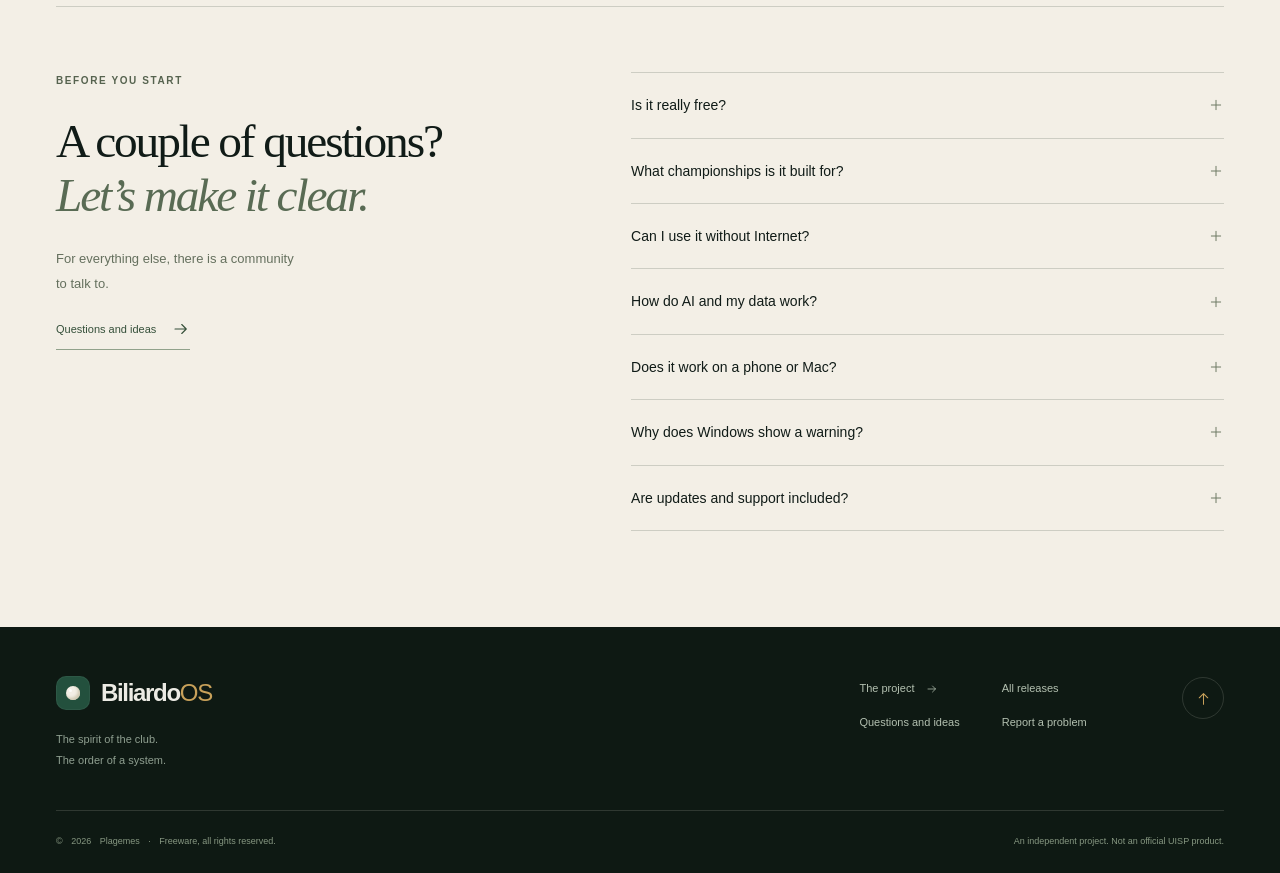
<file: docs/en/index.html>
<!doctype html>
<html lang="en" class="no-js">
<head>
  <meta charset="utf-8">
  <meta name="viewport" content="width=device-width, initial-scale=1">
  <meta name="theme-color" content="#101b17">
  <title>BiliardoOS — Free Manager for Billiards Heat Championships</title>
  <meta name="description" content="Free tournament manager for billiards and boccette heat championships: draws, call-ups, results, standings, WhatsApp and local AI. For Windows 10/11.">
  <link rel="canonical" href="https://plagemes.github.io/biliardoos-releases/en/">
  <link rel="alternate" hreflang="it" href="https://plagemes.github.io/biliardoos-releases/">
  <link rel="alternate" hreflang="en" href="https://plagemes.github.io/biliardoos-releases/en/">
  <link rel="alternate" hreflang="x-default" href="https://plagemes.github.io/biliardoos-releases/">
  <meta property="og:type" content="website">
  <meta property="og:site_name" content="BiliardoOS">
  <meta property="og:title" content="BiliardoOS — Free Manager for Billiards Heat Championships">
  <meta property="og:description" content="The spirit of the club. The order of a system. Free tournament manager for Italian billiards and boccette heat championships, on your Windows PC.">
  <meta property="og:url" content="https://plagemes.github.io/biliardoos-releases/en/">
  <meta property="og:image" content="https://plagemes.github.io/biliardoos-releases/social-preview.webp">
  <meta property="og:image:width" content="1583">
  <meta property="og:image:height" content="722">
  <meta property="og:image:type" content="image/webp">
  <meta property="og:image:alt" content="BiliardoOS, tournament manager for Italian billiards and boccette heat championships">
  <meta property="og:locale" content="en_US">
  <meta property="og:locale:alternate" content="it_IT">
  <meta name="twitter:card" content="summary_large_image">
  <meta name="twitter:title" content="BiliardoOS — Run your heat championship beautifully">
  <meta name="twitter:description" content="From the first draw to the final point. Free to download, for Windows 10 and 11.">
  <meta name="twitter:image" content="https://plagemes.github.io/biliardoos-releases/social-preview.webp">
  <link rel="icon" href="../favicon.ico" sizes="32x32">
  <link rel="icon" href="../assets/mark.svg" type="image/svg+xml">
  <link rel="apple-touch-icon" href="../apple-touch-icon.png">
  <link rel="alternate icon" href="../logo.webp">
  <link rel="manifest" href="../site.webmanifest">
  <link rel="preconnect" href="https://api.github.com">
  <link rel="preload" href="../assets/club.webp" as="image" fetchpriority="high">
  <link rel="stylesheet" href="../styles.css">
  <script src="../app.js" defer></script>
  <script type="application/ld+json">
  {"@context":"https://schema.org","@graph":[
    {"@type":"SoftwareApplication","@id":"https://plagemes.github.io/biliardoos-releases/en/#software","name":"BiliardoOS","description":"Free desktop tournament manager for Italian billiards and boccette heat championships: draws, call-ups, roll call, results, standings, WhatsApp/email communications and a local AI assistant.","applicationCategory":"SportsApplication","operatingSystem":"Windows 10, Windows 11","softwareVersion": "1.0.16","url":"https://plagemes.github.io/biliardoos-releases/en/","downloadUrl":"https://github.com/Plagemes/biliardoos-releases/releases/latest","screenshot":["https://plagemes.github.io/biliardoos-releases/screenshots-en/02-tournament-overview-en.webp","https://plagemes.github.io/biliardoos-releases/screenshots-en/09-standings-en.webp"],"offers":{"@type":"Offer","price":"0","priceCurrency":"EUR"},"inLanguage":"en","author":{"@type":"Person","name":"Plagemes","url":"https://github.com/Plagemes"},"license":"https://github.com/Plagemes/biliardoos-releases/blob/main/LICENSE"},
    {"@type":"WebSite","@id":"https://plagemes.github.io/biliardoos-releases/#website","name":"BiliardoOS","url":"https://plagemes.github.io/biliardoos-releases/en/","inLanguage":["it","en"],"publisher":{"@type":"Person","name":"Plagemes"}},
    {"@type":"Person","@id":"https://github.com/Plagemes#person","name":"Plagemes","url":"https://github.com/Plagemes"},
    {"@type":"FAQPage","@id":"https://plagemes.github.io/biliardoos-releases/en/#faq","mainEntity":[
      {"@type":"Question","name":"Is it really free?","acceptedAnswer":{"@type":"Answer","text":"The Base version of BiliardoOS is free to download and use, with no software subscription. It is not open source: all rights are reserved. Full terms are in the project licence (https://github.com/Plagemes/biliardoos-releases/blob/main/LICENSE)."}},
      {"@type":"Question","name":"What championships is it built for?","acceptedAnswer":{"@type":"Answer","text":"For amateur Italian billiards and boccette championships between bars, clubs and associations: heats of 4 or 8 players, singles or pairs, followed by a final phase. The draw respects configured rules such as venues, availability and seeded players."}},
      {"@type":"Question","name":"Can I use it without Internet?","acceptedAnswer":{"@type":"Answer","text":"Yes, for day-to-day work: draws, printed call-ups, roll call, results and standings. Internet is needed to download the app and AI model, receive updates and use online features such as WhatsApp and email sending."}},
      {"@type":"Question","name":"How do AI and my data work?","acceptedAnswer":{"@type":"Answer","text":"The championship database and AI assistant live on your PC. Local AI uses Ollama and requires an initial model download selected for your hardware. Communications and sync options, when enabled, use their respective external services."}},
      {"@type":"Question","name":"Does it work on a phone or Mac?","acceptedAnswer":{"@type":"Answer","text":"The desktop app is available for 64-bit Windows 10 and 11. A phone can be used for dedicated result-entry features through the local connection configured from the PC. It is not a native Android, iPhone or macOS app."}},
      {"@type":"Question","name":"Why does Windows show a warning?","acceptedAnswer":{"@type":"Answer","text":"The current installer is not digitally signed, so Windows may display a SmartScreen warning. Download only from the project repository releases and scan the file with Windows Security before proceeding. A warning alone does not prove a file is safe or unsafe: if you are unsure of its source, do not run it."}},
      {"@type":"Question","name":"Are updates and support included?","acceptedAnswer":{"@type":"Answer","text":"The app checks for new versions at startup; you can also check from Settings → Updates. Updates are preceded by a backup and are not installed during an active match night. The software is provided without warranties, according to the licence."}}
    ]}
  ]}
  </script>
</head>
<body>
<a class="skip-link" href="#main">Skip to content</a>
<svg class="svg-defs" xmlns="http://www.w3.org/2000/svg" aria-hidden="true">
  <defs>
    <symbol id="i-arrow" viewBox="0 0 24 24"><path d="M4 12h15m-6-6 6 6-6 6"/></symbol>
    <symbol id="i-down" viewBox="0 0 24 24"><path d="M12 3v12m-5-5 5 5 5-5M4 16v5h16v-5"/></symbol>
    <symbol id="i-windows" viewBox="0 0 24 24"><path fill="currentColor" stroke="none" d="m2 4 9-1v8H2zm11-1.2L22 1v10h-9zM2 13h9v8l-9-1zm11 0h9v10l-9-1.8z"/></symbol>
    <symbol id="i-check" viewBox="0 0 24 24"><path d="m5 12 4 4L19 6"/></symbol>
    <symbol id="i-plus" viewBox="0 0 24 24"><path d="M12 5v14M5 12h14"/></symbol>
    <symbol id="i-close" viewBox="0 0 24 24"><path d="m6 6 12 12M6 18 18 6"/></symbol>
    <symbol id="i-expand" viewBox="0 0 24 24"><path d="M8 3H3v5m13-5h5v5M3 16v5h5m13-5v5h-5"/></symbol>
    <symbol id="i-shield" viewBox="0 0 24 24"><path d="m12 3 8 3v6c0 5-8 9-8 9s-8-4-8-9V6l8-3Z"/><path d="m8 12 3 3 5-6"/></symbol>
    <symbol id="i-spark" viewBox="0 0 24 24"><path d="m12 3 2.6 6.4L21 12l-6.4 2.6L12 21l-2.6-6.4L3 12l6.4-2.6L12 3Z"/></symbol>
    <symbol id="i-link" viewBox="0 0 24 24"><path d="m10 13 4-4m-5 6-1 1a4 4 0 0 1-6-6l4-4a4 4 0 0 1 6 0m0 12a4 4 0 0 0 6 0l4-4a4 4 0 0 0-6-6l-1 1"/></symbol>
    <symbol id="i-monitor" viewBox="0 0 24 24"><rect x="3" y="3" width="18" height="13" rx="2"/><path d="M8 21h8m-4-5v5"/></symbol>
    <symbol id="i-message" viewBox="0 0 24 24"><path d="M21 11.5a8.5 8.5 0 0 1-8.5 8.5H4l-2 2V11.5a9.5 9.5 0 1 1 19 0Z"/><path d="M7 10h9m-9 4h6"/></symbol>
    <symbol id="i-trophy" viewBox="0 0 24 24"><path d="M7 3h10v6a5 5 0 0 1-10 0V3Zm5 11v6m-4 1h8M7 5H3v3a4 4 0 0 0 4 4m10-7h4v3a4 4 0 0 1-4 4"/></symbol>
  </defs>
</svg>

<header class="site-header" id="top">
  <div class="container header-inner">
    <a class="brand" href="#top" aria-label="BiliardoOS, home"><span class="brand-mark" aria-hidden="true"><i></i></span><span>Biliardo<span class="brand-os">OS</span></span></a>
    <nav class="desktop-nav" aria-label="Main navigation"><a href="#sistema">The system</a><a href="#esperienza">The experience</a><a href="#domande">FAQ</a></nav>
    <nav class="language-switch" aria-label="Language"><a href="../" lang="it" hreflang="it">IT</a><span aria-hidden="true">/</span><a href="./" lang="en" hreflang="en" aria-current="page">EN</a></nav>
    <a class="header-download" href="#download">Download free <svg class="icon" aria-hidden="true"><use href="#i-down"/></svg></a>
    <button class="menu-toggle" type="button" aria-expanded="false" aria-controls="mobile-nav" aria-label="Open menu"><span></span><span></span></button>
  </div>
  <nav class="mobile-nav" id="mobile-nav" aria-label="Mobile navigation" hidden><a href="#sistema">The system <span>01</span></a><a href="#esperienza">The experience <span>02</span></a><a href="#domande">FAQ <span>03</span></a><a href="#download">Download BiliardoOS <svg class="icon" aria-hidden="true"><use href="#i-down"/></svg></a><div class="mobile-language"><span>Language</span><a href="../" lang="it" hreflang="it">Italiano</a><a href="./" lang="en" hreflang="en" aria-current="page">English</a></div></nav>
</header>

<main id="main">
  <section class="hero" aria-labelledby="hero-title">
    <img class="hero-image" src="../assets/club.webp" alt="An Italian billiards table under the warm light of a brass pendant lamp" width="1440" height="810" fetchpriority="high">
    <div class="hero-shade" aria-hidden="true"></div>
    <div class="container hero-content">
      <p class="eyebrow hero-eyebrow"><span class="small-line"></span> Passion meets organisation</p>
      <h1 id="hero-title">Your game.<br><em>Our direction.</em></h1>
      <p class="hero-description">From the first draw to the final point.<br>The tournament manager for Italian billiards and boccette, built for the people who keep the whole night moving.</p>
      <div class="hero-actions"><a class="button button-cream" data-download href="https://github.com/Plagemes/biliardoos-releases/releases/latest"><svg class="icon" aria-hidden="true"><use href="#i-windows"/></svg> Download for Windows <svg class="icon button-arrow" aria-hidden="true"><use href="#i-down"/></svg></a><a class="text-link" href="#sistema">Explore the system <svg class="icon" aria-hidden="true"><use href="#i-arrow"/></svg></a></div>
      <p class="hero-note">Free <span>·</span> Windows 10 / 11 <span>·</span> No subscription</p>
    </div>
    <div class="hero-caption" aria-hidden="true"><span>The ritual stays the same.</span><span>The organisation doesn’t.</span></div>
    <div class="container hero-bottom"><a href="#sistema" class="scroll-link"><span class="scroll-rule" aria-hidden="true"></span> Enter BiliardoOS</a><span class="hero-bottom-note">Made for your club. Ready for match night.</span></div>
  </section>

  <div class="trust-strip">
    <div class="container trust-grid">
      <div><svg class="icon" aria-hidden="true"><use href="#i-trophy"/></svg><p><strong>From draw to podium</strong><span>Every phase, in one place.</span></p></div>
      <div><svg class="icon" aria-hidden="true"><use href="#i-monitor"/></svg><p><strong>At home. At the club. Even offline.</strong><span>Your championship travels with you.</span></p></div>
      <div><svg class="icon" aria-hidden="true"><use href="#i-shield"/></svg><p><strong>Your PC, your data</strong><span>Local database and AI assistant.</span></p></div>
    </div>
  </div>

  <section class="system light-section" id="sistema" aria-labelledby="system-title">
    <div class="container">
      <div class="section-heading" data-reveal><div><p class="eyebrow"><span class="section-number">01</span> Complete control</p><h2 id="system-title">The whole championship.<br><em>One place.</em></h2></div><p class="section-intro">Entries, brackets, last-minute messages. Finally, a workspace built around the pace of a heat-based championship.</p></div>
      <div class="feature-points" data-reveal>
        <div><span class="point-index">01 /</span><h3>Before: everything ready.</h3><p>Heats of 4 or 8, singles or pairs. Draws with rules, venues and availability. Call-up slips ready to print or send.</p></div>
        <div><span class="point-index">02 /</span><h3>During play: everything clear.</h3><p>Roll call, delays, scores and qualifications. Follow match night without losing the thread, all the way to the final phase.</p></div>
        <div><span class="point-index">03 /</span><h3>Afterwards, the history remains.</h3><p>Season standings, statistics and hall of fame. Every result has its place, even after the championship is over.</p></div>
      </div>
      <div class="product-showcase" data-reveal>
        <div class="showcase-heading"><span class="eyebrow">Inside BiliardoOS</span><span class="showcase-hint">English product views, rebuilt for this edition.</span></div>
        <div class="tabs" role="tablist" aria-label="Explore product screens">
          <button type="button" role="tab" id="tab-campionato" aria-selected="true" aria-controls="screen-panel" tabindex="0" data-screen="0">Championship</button>
          <button type="button" role="tab" id="tab-sorteggio" aria-selected="false" aria-controls="screen-panel" tabindex="-1" data-screen="1">Draw</button>
          <button type="button" role="tab" id="tab-convocazioni" aria-selected="false" aria-controls="screen-panel" tabindex="-1" data-screen="2">Call-ups</button>
          <button type="button" role="tab" id="tab-risultati" aria-selected="false" aria-controls="screen-panel" tabindex="-1" data-screen="3">Results</button>
          <button type="button" role="tab" id="tab-classifiche" aria-selected="false" aria-controls="screen-panel" tabindex="-1" data-screen="4">Standings</button>
          <button type="button" role="tab" id="tab-messaggi" aria-selected="false" aria-controls="screen-panel" tabindex="-1" data-screen="5">Communications</button>
          <button type="button" role="tab" id="tab-ai" aria-selected="false" aria-controls="screen-panel" tabindex="-1" data-screen="6">AI assistant</button>
        </div>
        <div class="screen-panel" id="screen-panel" role="tabpanel" aria-labelledby="tab-campionato" tabindex="0">
          <div class="app-frame"><div class="frame-bar"><span class="frame-dots" aria-hidden="true"><i></i><i></i><i></i></span><span>BiliardoOS <span class="frame-separator">/</span> <span id="screen-label">Your championship</span></span><span class="frame-local"><i></i> On your PC</span></div><a class="screen-link" id="screen-link" href="../screenshots-en/02-tournament-overview-en.webp" aria-label="Enlarge the championship screen"><img id="product-screen" src="../screenshots-en/02-tournament-overview-en.webp" alt="BiliardoOS: panoramica del campionato con fasi, vincitore e strumenti di chiusura" width="1366" height="768" loading="lazy" decoding="async"><span class="zoom-pill"><svg class="icon" aria-hidden="true"><use href="#i-expand"/></svg> Enlarge</span></a></div>
          <div class="screen-caption"><p id="screen-description">From setup to closeout: every championship phase, the next step and the tools you need, all in one view.</p><span id="screen-count" aria-hidden="true">01 <i>/ 07</i></span></div>
        </div>
        <noscript><p>You can view all <a href="https://github.com/Plagemes/biliardoos-releases/tree/main/docs/screenshots">product screenshots on GitHub</a>.</p></noscript>
      </div>
    </div>
  </section>

  <section class="experience" id="esperienza" aria-labelledby="experience-title">
    <div class="experience-photo"><img src="../assets/club.webp" alt="Ivory and red billiards balls beside the five-pin castle on the club table" width="1440" height="810" loading="lazy" decoding="async"><span class="photo-caption">The room. The people. The passion.</span><span class="photo-corner" aria-hidden="true">B<span>OS</span></span></div>
    <div class="experience-copy" data-reveal><p class="eyebrow"><span class="section-number">02</span> The soul is still the club</p><h2 id="experience-title">Less to<br>chase after.<br><em>More nights to enjoy.</em></h2><p>The best part is not managing a spreadsheet. It is opening the room, seeing familiar faces and hearing the first shot on the cloth.</p><p>BiliardoOS puts everything behind the scenes in order, so the organiser can be present where it matters.</p><a class="text-link" href="#download">Bring it to your club <svg class="icon" aria-hidden="true"><use href="#i-arrow"/></svg></a></div>
  </section>

  <section class="intelligence" aria-labelledby="intelligence-title">
    <div class="container">
      <div class="intelligence-top"><div data-reveal><p class="eyebrow"><span class="section-number">03</span> Quiet technology. Practical help.</p><h2 id="intelligence-title">Smart, yes.<br><em>But on your side.</em></h2><p class="intelligence-intro">Help when you need it. Control where it belongs: in your hands.</p></div><figure class="precision-figure" data-reveal><img src="../assets/precision.svg" alt="Geometric illustration of the five-pin castle inside the lines of a billiards table: precision and control" width="480" height="320" loading="lazy"><figcaption>Precision behind every match night.</figcaption></figure></div>
      <div class="intelligence-grid" data-reveal>
        <article><svg class="feature-icon" aria-hidden="true"><use href="#i-spark"/></svg><h3>An assistant. On your PC.</h3><p>Ask how to use the app or query your championship data. The AI assistant runs locally, without sending your questions to a cloud AI service.</p><span class="detail-tag">Local AI · Ollama</span></article>
        <article><svg class="feature-icon" aria-hidden="true"><use href="#i-message"/></svg><h3>Messages that reach the right people.</h3><p>Call-ups and communications via WhatsApp or email. Scheduled sends, queue status and quiet hours: you know what goes out and when.</p><span class="detail-tag">WhatsApp · Email · PDF</span></article>
        <article><svg class="feature-icon" aria-hidden="true"><use href="#i-shield"/></svg><h3>Your data, where it belongs.</h3><p>Local database, backups and app lock. Connect your home PC and laptop when needed, or run match night offline.</p><span class="detail-tag">Backup · Home / laptop</span></article>
      </div>
      <p class="connectivity-note">Internet is required for downloads, updates and any communication or sync services you enable. Day-to-day tournament work can remain offline.</p>
    </div>
  </section>

  <section class="download-section light-section" id="download" aria-labelledby="download-title">
    <div class="container">
      <div class="download-top" data-reveal>
        <div class="download-copy"><p class="eyebrow"><span class="section-number">04</span> Your next match night starts here</p><h2 id="download-title">Turn on the PC.<br><em>The rest falls into place.</em></h2><p>No BiliardoOS account to create.<br>No subscription. Just your next championship.</p></div>
        <div class="download-card"><div class="download-card-top"><span class="brand-mark" aria-hidden="true"><i></i></span><span class="release-badge"><i></i> <span data-version>Latest version</span></span></div><h3>BiliardoOS for Windows</h3><p class="download-specs">Windows 10 / 11 <span>·</span> 64 bit <span data-size></span></p><a id="dl" class="button button-dark" data-download href="https://github.com/Plagemes/biliardoos-releases/releases/latest"><svg class="icon" aria-hidden="true"><use href="#i-windows"/></svg> Download free <svg class="icon button-arrow" aria-hidden="true"><use href="#i-down"/></svg></a><p class="download-assurance">Base version, free to download and use.</p><div class="release-links"><a href="../guida-rapida.html">Quick start guide (Italian) <svg class="icon" aria-hidden="true"><use href="#i-arrow"/></svg></a><a href="https://github.com/Plagemes/biliardoos-releases/releases/latest" target="_blank" rel="noopener noreferrer">What’s new</a><a href="https://github.com/Plagemes/biliardoos-releases/releases" target="_blank" rel="noopener noreferrer">All releases</a></div><p id="device-note" class="device-note" hidden>On another device? BiliardoOS installs on your Windows PC.</p><button id="copy-link" class="copy-link" type="button"><svg class="icon" aria-hidden="true"><use href="#i-link"/></svg> Copy link for your PC</button><p id="download-status" class="download-status" role="status" aria-live="polite"></p></div>
      </div>
      <div class="installation-steps" data-reveal>
        <div><span>01</span><h3>Download the installer</h3><p>The button opens the latest version published in the project repository.</p></div>
        <div><span>02</span><h3>Install and set up</h3><p>Open BiliardoOS-Setup and follow the guided setup on first launch.</p></div>
        <div><span>03</span><h3>Prepare the championship</h3><p>Add venues and players. The guide and assistant are already inside the app.</p></div>
      </div>
      <p class="install-note"><svg class="icon" aria-hidden="true"><use href="#i-shield"/></svg><span>Does Windows show an installation warning? <a href="#faq-windows" data-open-faq="faq-windows">Read the SmartScreen guidance first.</a></span></p>
    </div>
  </section>

  <section class="faq-section light-section" id="domande" aria-labelledby="faq-title">
    <div class="container faq-layout"><div class="faq-heading" data-reveal><p class="eyebrow">Before you start</p><h2 id="faq-title">A couple of questions?<br><em>Let’s make it clear.</em></h2><p>For everything else, there is a community<br>to talk to.</p><a class="text-link dark-link" href="https://github.com/Plagemes/biliardoos-releases/discussions" target="_blank" rel="noopener noreferrer">Questions and ideas <svg class="icon" aria-hidden="true"><use href="#i-arrow"/></svg></a></div>
      <div class="faq-list" data-reveal>
        <details><summary>Is it really free?<svg class="icon" aria-hidden="true"><use href="#i-plus"/></svg></summary><div class="faq-answer"><p>The Base version of BiliardoOS is free to download and use, with no software subscription. It is not open source: all rights are reserved. Full terms are in the <a href="https://github.com/Plagemes/biliardoos-releases/blob/main/LICENSE" target="_blank" rel="noopener noreferrer">project licence</a>.</p></div></details>
        <details><summary>What championships is it built for?<svg class="icon" aria-hidden="true"><use href="#i-plus"/></svg></summary><div class="faq-answer"><p>For amateur Italian billiards and boccette championships between bars, clubs and associations: heats of 4 or 8 players, singles or pairs, followed by a final phase. The draw respects configured rules such as venues, availability and seeded players.</p></div></details>
        <details><summary>Can I use it without Internet?<svg class="icon" aria-hidden="true"><use href="#i-plus"/></svg></summary><div class="faq-answer"><p>Yes, for day-to-day work: draws, printed call-ups, roll call, results and standings. Internet is needed to download the app and AI model, receive updates and use online features such as WhatsApp and email sending.</p></div></details>
        <details><summary>How do AI and my data work?<svg class="icon" aria-hidden="true"><use href="#i-plus"/></svg></summary><div class="faq-answer"><p>The championship database and AI assistant live on your PC. Local AI uses Ollama and requires an initial model download selected for your hardware. Communications and sync options, when enabled, use their respective external services.</p></div></details>
        <details><summary>Does it work on a phone or Mac?<svg class="icon" aria-hidden="true"><use href="#i-plus"/></svg></summary><div class="faq-answer"><p>The desktop app is available for 64-bit Windows 10 and 11. A phone can be used for dedicated result-entry features through the local connection configured from the PC. It is not a native Android, iPhone or macOS app.</p></div></details>
        <details id="faq-windows"><summary>Why does Windows show a warning?<svg class="icon" aria-hidden="true"><use href="#i-plus"/></svg></summary><div class="faq-answer"><p>The current installer is not digitally signed, so Windows may display a SmartScreen warning. Download only from the project repository releases and scan the file with Windows Security before proceeding. A warning alone does not prove a file is safe or unsafe: if you are unsure of its source, do not run it.</p><p>More details are available in the <a href="https://github.com/Plagemes/biliardoos-releases/blob/main/README.md#installation" target="_blank" rel="noopener noreferrer">installation instructions</a>.</p></div></details>
        <details><summary>Are updates and support included?<svg class="icon" aria-hidden="true"><use href="#i-plus"/></svg></summary><div class="faq-answer"><p>The app checks for new versions at startup; you can also check from Settings → Updates. Updates are preceded by a backup and are not installed during an active match night. For questions, use <a href="https://github.com/Plagemes/biliardoos-releases/discussions" target="_blank" rel="noopener noreferrer">Discussions</a>; to report a problem, open a <a href="https://github.com/Plagemes/biliardoos-releases/issues/new/choose" target="_blank" rel="noopener noreferrer">GitHub issue</a>. The software is provided without warranties, according to the licence.</p></div></details>
      </div>
    </div>
  </section>
</main>

<footer class="site-footer"><div class="container"><div class="footer-top"><div><a class="brand" href="#top" aria-label="BiliardoOS, torna all’inizio"><span class="brand-mark" aria-hidden="true"><i></i></span><span>Biliardo<span class="brand-os">OS</span></span></a><p>The spirit of the club.<br>The order of a system.</p></div><nav aria-label="Project links"><a href="https://github.com/Plagemes/biliardoos-releases" target="_blank" rel="noopener noreferrer">The project <svg class="icon" aria-hidden="true"><use href="#i-arrow"/></svg></a><a href="https://github.com/Plagemes/biliardoos-releases/releases" target="_blank" rel="noopener noreferrer">All releases</a><a href="https://github.com/Plagemes/biliardoos-releases/discussions" target="_blank" rel="noopener noreferrer">Questions and ideas</a><a href="https://github.com/Plagemes/biliardoos-releases/issues/new/choose" target="_blank" rel="noopener noreferrer">Report a problem</a></nav><a class="back-top" href="#top" aria-label="Back to top"><svg class="icon" aria-hidden="true"><use href="#i-arrow"/></svg></a></div><div class="footer-bottom"><p>© <span id="year">2026</span> Plagemes <span>·</span> Freeware, all rights reserved.</p><p>An independent project. Not an official UISP product.</p></div></div></footer>

<dialog class="lightbox" id="lightbox" aria-label="Enlarged BiliardoOS screen"><div class="lightbox-toolbar"><span id="lightbox-title">BiliardoOS</span><button id="lightbox-close" type="button" aria-label="Close enlarged screen"><svg class="icon" aria-hidden="true"><use href="#i-close"/></svg></button></div><img id="lightbox-image" alt="" width="1366" height="768"></dialog>
</body>
</html>
</file>
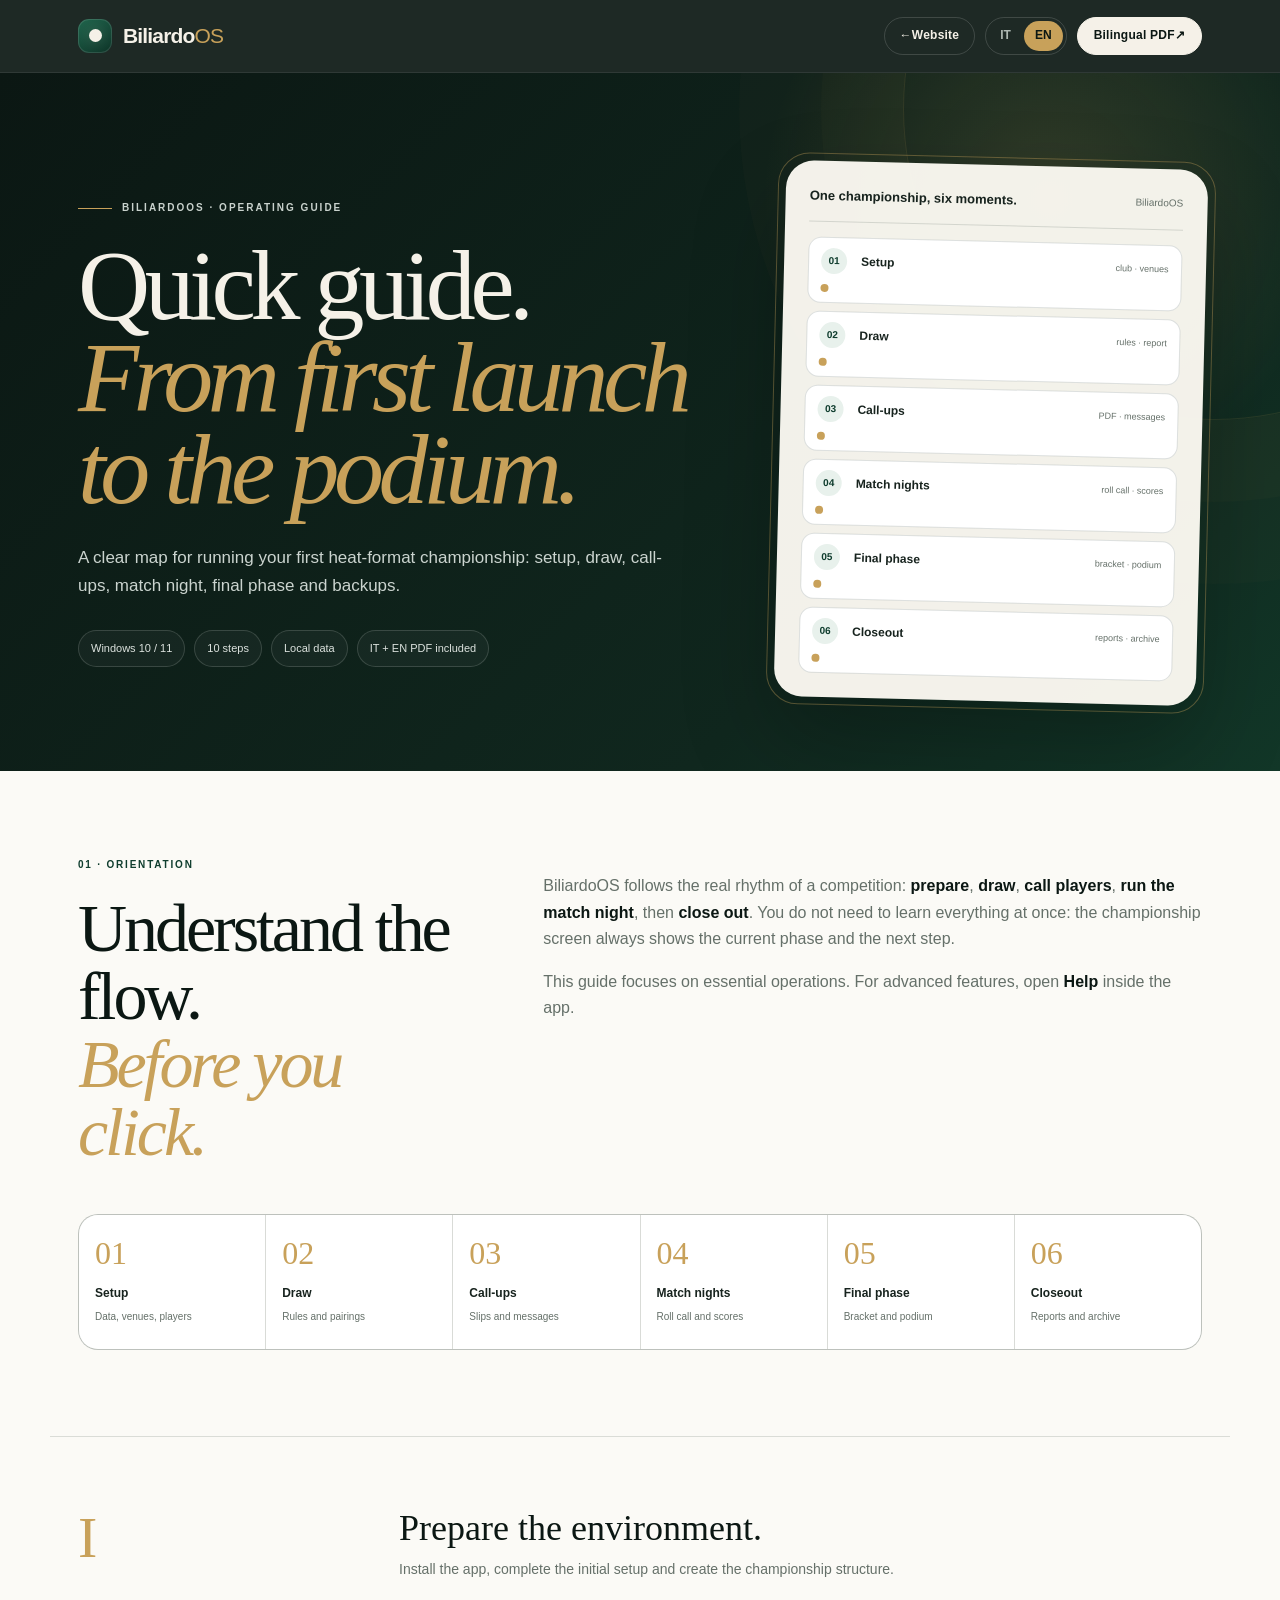
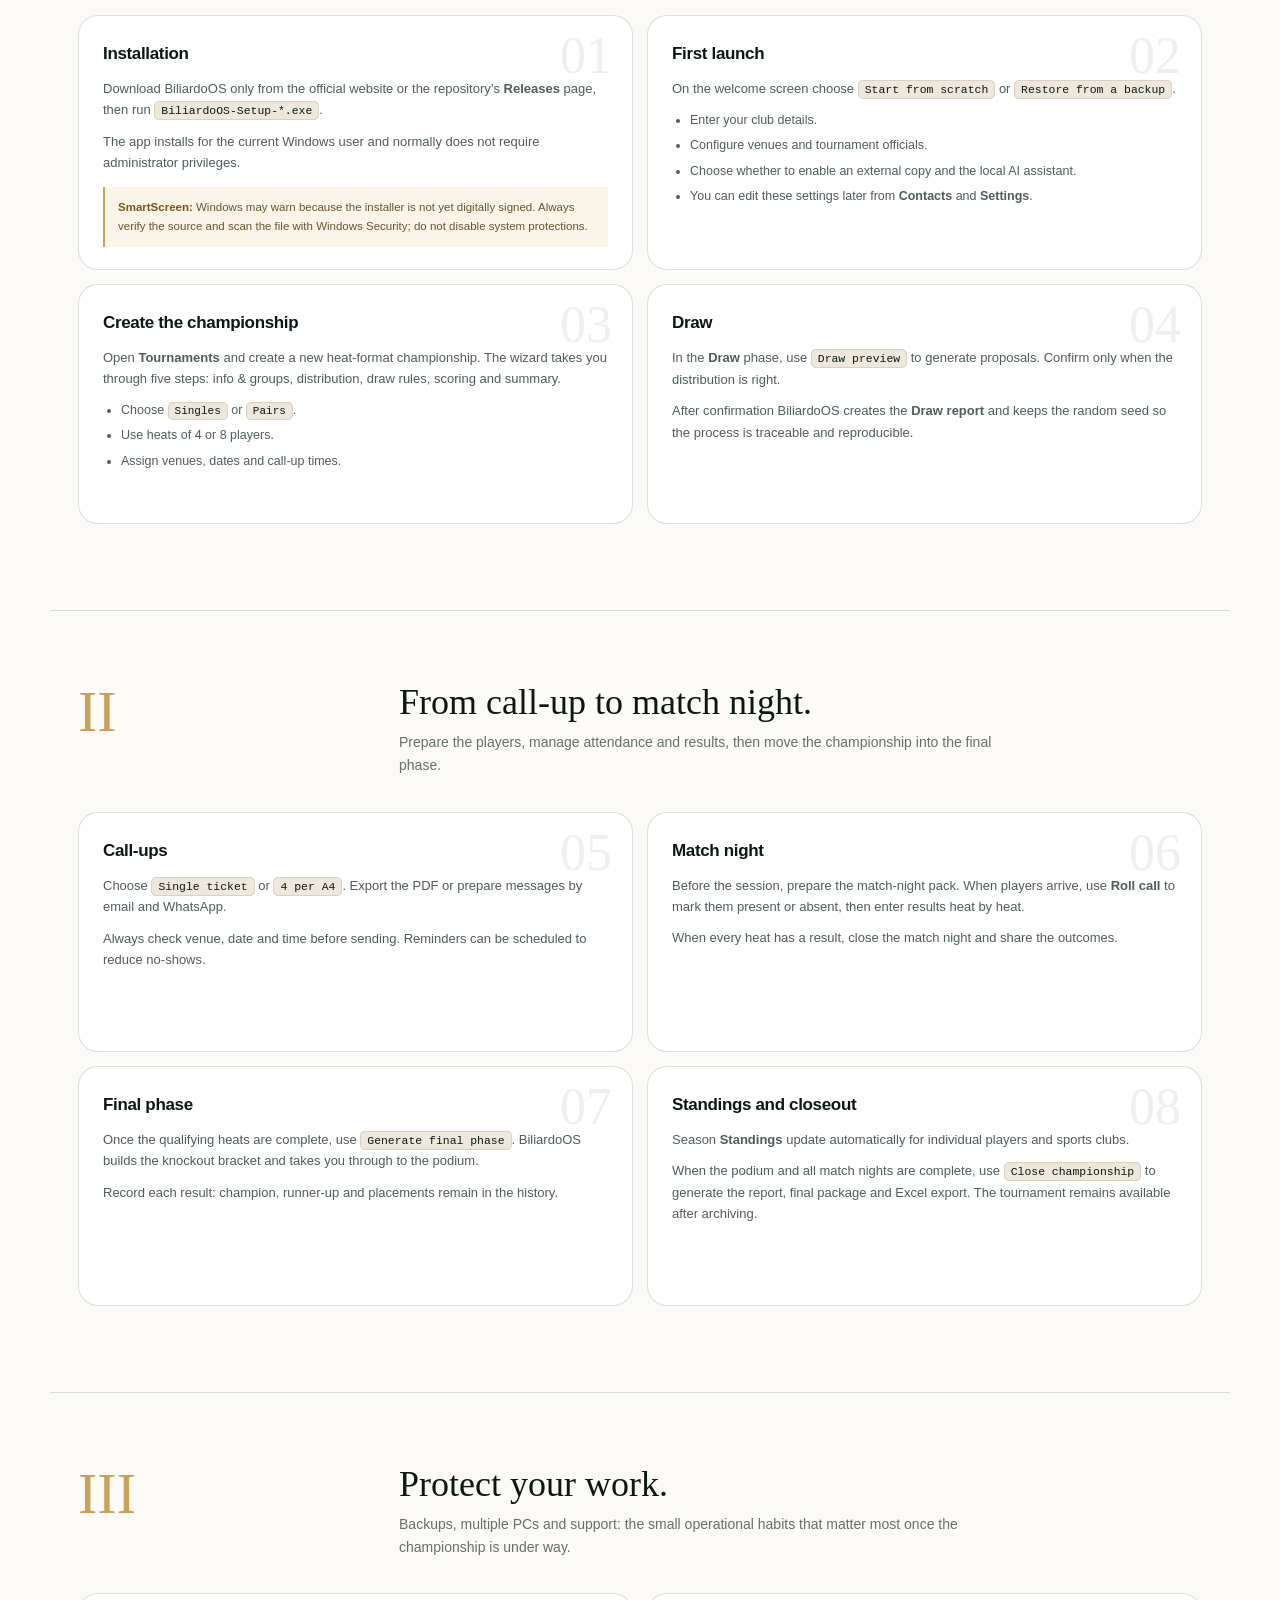
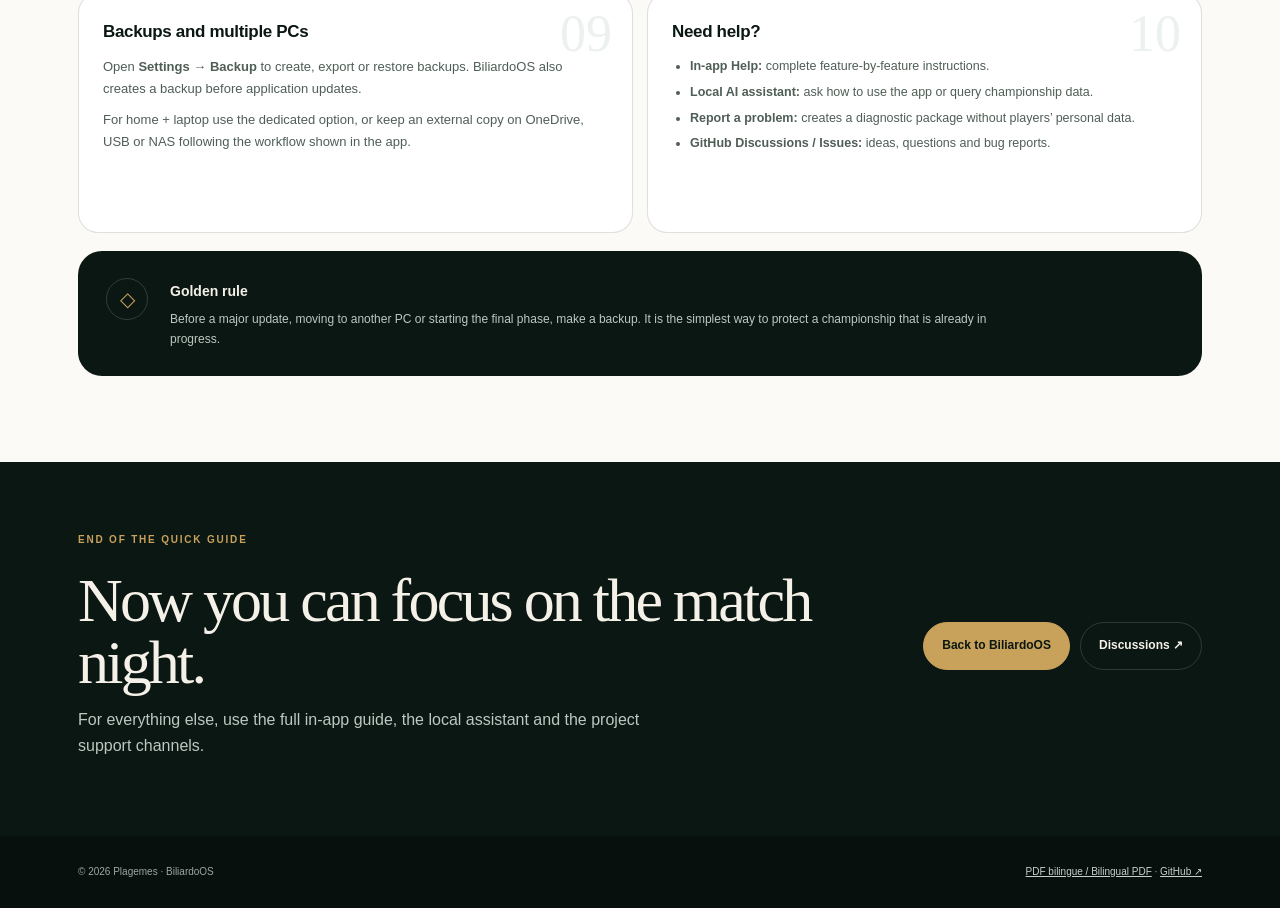
<file: docs/guida-rapida.html>
<!doctype html>
<html lang="it" class="no-js">
<head>
  <meta charset="utf-8">
  <meta name="viewport" content="width=device-width,initial-scale=1,viewport-fit=cover">
  <meta name="theme-color" content="#0b1713">
  <title>BiliardoOS — Guida rapida: dal sorteggio al podio</title>
  <meta name="description" content="Guida rapida bilingue di BiliardoOS: installazione, sorteggio batterie, convocazioni, serata di gara, fase finale e backup.">
  <link rel="canonical" href="https://plagemes.github.io/biliardoos-releases/guida-rapida.html">
  <link rel="alternate" hreflang="it" href="https://plagemes.github.io/biliardoos-releases/guida-rapida.html?lang=it">
  <link rel="alternate" hreflang="en" href="https://plagemes.github.io/biliardoos-releases/guida-rapida.html?lang=en">
  <link rel="alternate" hreflang="x-default" href="https://plagemes.github.io/biliardoos-releases/guida-rapida.html">
  <link rel="icon" href="favicon.ico" sizes="32x32">
  <link rel="icon" href="assets/mark.svg" type="image/svg+xml">
  <link rel="apple-touch-icon" href="apple-touch-icon.png">
  <link rel="manifest" href="site.webmanifest">
  <meta property="og:type" content="website">
  <meta property="og:site_name" content="BiliardoOS">
  <meta property="og:title" content="BiliardoOS — Guida rapida: dal sorteggio al podio">
  <meta property="og:description" content="Dal primo avvio al podio. From first launch to the podium.">
  <meta property="og:image" content="https://plagemes.github.io/biliardoos-releases/social-preview.webp">
  <meta property="og:image:width" content="1583">
  <meta property="og:image:height" content="722">
  <meta property="og:image:type" content="image/webp">
  <style>
    :root{
      --ink:#0b1713;--ink-2:#10251d;--green:#0f3d2e;--green-2:#1b5d46;--gold:#c8a15a;
      --ivory:#f5f1e8;--paper:#fbfaf6;--paper-2:#eee8dc;--text:#17231e;--muted:#657069;
      --line:rgba(16,37,29,.14);--white:#fff;--shadow:0 24px 70px rgba(4,19,13,.12);
      --radius:24px;--sans:Inter,ui-sans-serif,-apple-system,BlinkMacSystemFont,"Segoe UI",sans-serif;
      --serif:"Iowan Old Style","Palatino Linotype",Palatino,Georgia,serif
    }
    *{box-sizing:border-box}html{scroll-behavior:smooth;background:var(--ink)}body{margin:0;background:var(--paper);color:var(--text);font-family:var(--sans);font-size:16px;line-height:1.65;-webkit-font-smoothing:antialiased}
    a{color:inherit}.skip{position:fixed;left:12px;top:12px;z-index:1000;background:var(--ivory);padding:10px 14px;border-radius:10px;transform:translateY(-160%)}.skip:focus{transform:none}
    .topbar{position:sticky;top:0;z-index:30;background:rgba(11,23,19,.92);backdrop-filter:blur(18px);color:var(--ivory);border-bottom:1px solid rgba(255,255,255,.08)}
    .topbar-inner{max-width:1180px;margin:auto;height:72px;padding:0 28px;display:flex;align-items:center;gap:24px}.brand{display:flex;align-items:center;gap:11px;text-decoration:none;font-size:21px;font-weight:650;letter-spacing:-.04em;white-space:nowrap}.mark{width:34px;height:34px;border-radius:11px;background:linear-gradient(145deg,#1f654c,#0d3327);display:grid;place-items:center;box-shadow:inset 0 0 0 1px rgba(255,255,255,.12)}.mark:after{content:"";width:13px;height:13px;border-radius:50%;background:var(--ivory);box-shadow:0 0 16px rgba(245,241,232,.2)}.brand b{color:var(--gold);font-weight:500}
    .top-actions{margin-left:auto;display:flex;align-items:center;gap:10px}.ghost,.pdf-link,.lang{height:38px;border:1px solid rgba(255,255,255,.15);border-radius:999px;color:var(--ivory);background:transparent;display:inline-flex;align-items:center;justify-content:center;text-decoration:none;font-size:12px;font-weight:650;letter-spacing:.02em}.ghost{padding:0 15px}.ghost:hover{background:rgba(255,255,255,.07)}.pdf-link{padding:0 16px;background:var(--ivory);color:var(--ink);border-color:var(--ivory)}
    .lang{padding:3px;gap:2px}.lang button{border:0;background:transparent;color:#aeb8b2;font:inherit;height:30px;padding:0 11px;border-radius:999px;cursor:pointer}.lang button[aria-pressed="true"]{background:var(--gold);color:var(--ink)}
    .hero{background:radial-gradient(circle at 82% 18%,rgba(200,161,90,.19),transparent 24%),linear-gradient(135deg,#0b1713 0%,#10271e 70%,#123728 100%);color:var(--ivory);overflow:hidden;position:relative}.hero:after{content:"";position:absolute;width:620px;height:620px;border:1px solid rgba(200,161,90,.13);border-radius:50%;right:-245px;top:-275px;box-shadow:0 0 0 82px rgba(200,161,90,.025),0 0 0 164px rgba(200,161,90,.018)}
    .hero-inner{max-width:1180px;margin:auto;min-height:560px;padding:92px 28px 70px;display:grid;grid-template-columns:1.2fr .8fr;gap:70px;align-items:center;position:relative;z-index:2}.eyebrow{display:flex;align-items:center;gap:10px;margin:0 0 24px;text-transform:uppercase;font-size:10px;font-weight:750;letter-spacing:.2em;color:#c9d2cd}.eyebrow:before{content:"";width:34px;height:1px;background:var(--gold)}.hero h1{font-family:var(--serif);font-weight:400;font-size:clamp(58px,8vw,100px);line-height:.92;letter-spacing:-.055em;margin:0}.hero h1 em{display:block;color:var(--gold);font-weight:400}.hero-lead{max-width:610px;color:#cbd4cf;font-size:17px;margin:28px 0 0}.hero-meta{display:flex;flex-wrap:wrap;gap:9px;margin-top:30px}.pill{border:1px solid rgba(255,255,255,.15);border-radius:999px;padding:8px 12px;font-size:11px;color:#dce2de;background:rgba(255,255,255,.035)}
    .hero-card{background:rgba(250,248,241,.97);color:var(--text);border-radius:28px;padding:24px;box-shadow:0 40px 90px rgba(0,0,0,.25);transform:rotate(1.4deg);position:relative}.hero-card:before{content:"";position:absolute;inset:-8px;border:1px solid rgba(200,161,90,.38);border-radius:32px;z-index:-1}.mini-title{display:flex;justify-content:space-between;align-items:center;border-bottom:1px solid var(--line);padding-bottom:15px;margin-bottom:15px}.mini-title strong{font-size:13px}.mini-title span{font-size:10px;color:var(--muted)}.flow{display:grid;gap:8px}.flow-row{display:grid;grid-template-columns:30px 1fr auto;align-items:center;gap:10px;border:1px solid var(--line);border-radius:13px;padding:10px 12px;background:#fff}.flow-n{width:26px;height:26px;border-radius:50%;display:grid;place-items:center;background:#e8f1ec;color:var(--green);font-size:10px;font-weight:800}.flow-row strong{font-size:12px}.flow-row small{color:var(--muted);font-size:9px}.flow-row i{width:8px;height:8px;border-radius:50%;background:var(--gold)}
    main{background:var(--paper)}.section{max-width:1180px;margin:auto;padding:86px 28px}.intro-grid{display:grid;grid-template-columns:.75fr 1.25fr;gap:70px;align-items:start}.section-kicker{font-size:10px;font-weight:800;letter-spacing:.18em;text-transform:uppercase;color:var(--green);margin-bottom:20px}.section h2{font-family:var(--serif);font-size:clamp(42px,5.8vw,68px);line-height:1;letter-spacing:-.045em;font-weight:400;margin:0;color:var(--ink)}.section h2 em{color:var(--gold);font-weight:400}.intro-copy{max-width:660px;color:var(--muted);font-size:16px}.intro-copy strong{color:var(--ink)}
    .route{display:grid;grid-template-columns:repeat(6,1fr);gap:1px;margin-top:48px;background:var(--line);border:1px solid var(--line);border-radius:20px;overflow:hidden}.route-item{background:#fff;padding:22px 16px;min-height:134px}.route-item b{display:block;font-family:var(--serif);font-size:32px;font-weight:400;color:var(--gold);line-height:1}.route-item strong{display:block;font-size:12px;margin-top:15px}.route-item span{display:block;font-size:10px;color:var(--muted);margin-top:5px}
    .chapter{border-top:1px solid var(--line);padding-top:72px}.chapter-head{display:grid;grid-template-columns:.35fr 1fr;gap:40px;margin-bottom:34px}.chapter-num{font-family:var(--serif);font-size:58px;color:var(--gold);line-height:1}.chapter-head h3{font-family:var(--serif);font-size:36px;font-weight:400;line-height:1.1;margin:0;color:var(--ink)}.chapter-head p{margin:9px 0 0;color:var(--muted);max-width:620px;font-size:14px}
    .steps{display:grid;grid-template-columns:repeat(2,minmax(0,1fr));gap:14px}.step{background:#fff;border:1px solid var(--line);border-radius:20px;padding:24px 24px 22px;position:relative;min-height:240px}.step:before{content:attr(data-step);position:absolute;right:20px;top:14px;font-family:var(--serif);font-size:52px;color:rgba(15,61,46,.08);line-height:1}.step h4{margin:0 70px 10px 0;font-size:17px;letter-spacing:-.02em;color:var(--ink)}.step p{margin:0 0 10px;color:#4f5e56;font-size:13px}.step ul{margin:9px 0 0;padding-left:18px;color:#4f5e56;font-size:12.5px}.step li+li{margin-top:5px}.key{font-family:ui-monospace,SFMono-Regular,Consolas,monospace;background:var(--paper-2);border:1px solid #d9d1c1;border-radius:5px;padding:2px 6px;font-size:.88em;color:var(--ink);white-space:nowrap}.note{margin-top:13px;padding:11px 13px;border-left:2px solid var(--gold);background:#fbf4e8;color:#69552f;font-size:11.5px}.note strong{color:#765716}
    .safety{margin-top:18px;background:var(--ink);color:var(--ivory);border-radius:24px;padding:27px 28px;display:grid;grid-template-columns:46px 1fr;gap:18px;align-items:start}.shield{width:42px;height:42px;border:1px solid rgba(255,255,255,.16);border-radius:50%;display:grid;place-items:center;color:var(--gold);font-size:20px}.safety strong{font-size:14px}.safety p{margin:5px 0 0;color:#bdc8c1;font-size:12px;max-width:820px}
    .cta{background:var(--ink);color:var(--ivory)}.cta .section{padding-top:70px;padding-bottom:76px;display:grid;grid-template-columns:1fr auto;gap:40px;align-items:center}.cta h2{color:var(--ivory);font-size:clamp(40px,5vw,62px)}.cta p{color:#bdc8c1;max-width:610px;margin:14px 0 0}.cta-actions{display:flex;gap:10px;flex-wrap:wrap}.cta-actions a{height:48px;padding:0 18px;border-radius:999px;display:inline-flex;align-items:center;text-decoration:none;font-weight:700;font-size:12px;border:1px solid rgba(255,255,255,.15)}.cta-actions a:first-child{background:var(--gold);color:var(--ink);border-color:var(--gold)}
    footer{background:#07100d;color:#9ca8a1}.footer-inner{max-width:1180px;margin:auto;padding:28px;display:flex;justify-content:space-between;gap:22px;font-size:10px}.footer-inner a{color:#c8d0cb}
    [hidden]{display:none!important}.lang-panel{animation:fade .18s ease-out}@keyframes fade{from{opacity:.45}to{opacity:1}}
    @media(max-width:900px){.topbar-inner{padding:0 18px}.ghost{display:none}.hero-inner{grid-template-columns:1fr;gap:40px;padding:70px 22px 50px}.hero-card{max-width:560px}.section{padding:64px 22px}.intro-grid,.chapter-head{grid-template-columns:1fr;gap:24px}.route{grid-template-columns:repeat(3,1fr)}.cta .section{grid-template-columns:1fr}.steps{grid-template-columns:1fr}.footer-inner{padding:25px 22px;display:block}.footer-inner span{display:block;margin-top:8px}}
    @media(max-width:560px){.brand{font-size:18px}.mark{width:30px;height:30px}.pdf-link{padding:0 12px}.lang button{padding:0 9px}.hero h1{font-size:58px}.hero-inner{min-height:auto}.hero-card{padding:17px;border-radius:20px}.flow-row{grid-template-columns:26px 1fr}.flow-row small{display:none}.route{grid-template-columns:repeat(2,1fr)}.route-item{min-height:116px}.section h2{font-size:44px}.chapter-num{font-size:46px}.chapter-head h3{font-size:31px}.step{padding:21px;min-height:auto}.cta-actions{display:grid}.top-actions{gap:6px}}
    @media print{.topbar,.cta,footer,.no-print{display:none!important}body{background:white}.hero{background:white;color:var(--ink)}.hero-inner{min-height:0;padding:25px;grid-template-columns:1fr}.hero h1{font-size:56px}.hero-lead{color:var(--muted)}.hero-card{display:none}.hero:after{display:none}.section{padding:25px}.steps{grid-template-columns:1fr 1fr}.step{break-inside:avoid}.chapter{break-before:page}.lang-panel[hidden]{display:none!important}}
  </style>
  <script type="application/ld+json">
  {"@context":"https://schema.org","@graph":[
    {"@type":"BreadcrumbList","@id":"https://plagemes.github.io/biliardoos-releases/guida-rapida.html#breadcrumb","itemListElement":[
      {"@type":"ListItem","position":1,"name":"BiliardoOS","item":"https://plagemes.github.io/biliardoos-releases/"},
      {"@type":"ListItem","position":2,"name":"Guida rapida","item":"https://plagemes.github.io/biliardoos-releases/guida-rapida.html"}
    ]},
    {"@type":"HowTo","@id":"https://plagemes.github.io/biliardoos-releases/guida-rapida.html#howto","name":"Come organizzare un campionato a batterie con BiliardoOS","description":"Guida rapida per installare BiliardoOS, configurare il campionato, gestire sorteggio, convocazioni, serata di gara, fase finale e backup.","inLanguage":"it","totalTime":"P1D","step":[
      {"@type":"HowToStep","position":1,"name":"Installazione","text":"Scarica BiliardoOS dal sito o dalla pagina Releases del repository ufficiale, quindi avvia il file BiliardoOS-Setup."},
      {"@type":"HowToStep","position":2,"name":"Primo avvio","text":"Scegli Inizia da zero oppure Ripristina da una copia, inserisci i dati del circolo e configura sedi e ufficiali di gara."},
      {"@type":"HowToStep","position":3,"name":"Crea il campionato","text":"Avvia un nuovo campionato a batterie da 4 o 8, singolo o a coppie, assegnando sedi, date e orari di chiamata."},
      {"@type":"HowToStep","position":4,"name":"Sorteggio","text":"Genera l'anteprima del sorteggio e conferma per creare il verbale di sorteggio con seed tracciabile e riproducibile."},
      {"@type":"HowToStep","position":5,"name":"Convocazioni","text":"Esporta i tagliandi come ticket singolo o quattro per foglio A4, oppure invia le comunicazioni via email e WhatsApp."},
      {"@type":"HowToStep","position":6,"name":"Serata di gara","text":"Usa l'Appello per segnare presenti e assenti, quindi inserisci i risultati batteria per batteria."},
      {"@type":"HowToStep","position":7,"name":"Fase finale","text":"Genera la fase finale a eliminazione diretta e registra ogni esito fino al podio."},
      {"@type":"HowToStep","position":8,"name":"Classifiche e chiusura","text":"Consulta le classifiche di stagione e chiudi il campionato per generare report ed esportazione Excel."},
      {"@type":"HowToStep","position":9,"name":"Backup e più PC","text":"Crea ed esporta backup da Impostazioni, e collega casa e portatile quando necessario."},
      {"@type":"HowToStep","position":10,"name":"Serve aiuto?","text":"Consulta la guida in-app, l'assistente AI locale o apri una segnalazione su GitHub Discussions/Issues."}
    ]}
  ]}
  </script>
</head>
<body>
<a class="skip" href="#guide">Skip / Vai al contenuto</a>
<header class="topbar no-print">
  <div class="topbar-inner">
    <a class="brand" href="./" aria-label="BiliardoOS"><span class="mark" aria-hidden="true"></span><span>Biliardo<b>OS</b></span></a>
    <div class="top-actions">
      <a class="ghost" id="back-home" href="./">← <span data-nav-home>Il sito</span></a>
      <div class="lang" role="group" aria-label="Language / Lingua"><button type="button" data-lang="it" aria-pressed="true">IT</button><button type="button" data-lang="en" aria-pressed="false">EN</button></div>
      <a class="pdf-link" href="guida-rapida.pdf" target="_blank" rel="noopener"><span data-nav-pdf>PDF bilingue</span> ↗</a>
    </div>
  </div>
</header>

<main id="guide">
  <article class="lang-panel" data-panel="it" lang="it">
    <section class="hero">
      <div class="hero-inner">
        <div>
          <p class="eyebrow">BiliardoOS · guida operativa</p>
          <h1>Guida rapida.<em>Dal primo avvio al podio.</em></h1>
          <p class="hero-lead">Una mappa chiara per organizzare il tuo primo campionato a batterie: configurazione, sorteggio, convocazioni, serata di gara, fase finale e backup.</p>
          <div class="hero-meta"><span class="pill">Windows 10 / 11</span><span class="pill">10 passaggi</span><span class="pill">Dati locali</span><span class="pill">PDF IT + EN incluso</span></div>
        </div>
        <div class="hero-card" aria-label="Flusso sintetico del campionato">
          <div class="mini-title"><strong>Un campionato, sei momenti.</strong><span>BiliardoOS</span></div>
          <div class="flow">
            <div class="flow-row"><span class="flow-n">01</span><strong>Impostazione</strong><small>circolo · sedi</small><i></i></div>
            <div class="flow-row"><span class="flow-n">02</span><strong>Sorteggio</strong><small>regole · verbale</small><i></i></div>
            <div class="flow-row"><span class="flow-n">03</span><strong>Convocazioni</strong><small>PDF · messaggi</small><i></i></div>
            <div class="flow-row"><span class="flow-n">04</span><strong>Serate</strong><small>appello · risultati</small><i></i></div>
            <div class="flow-row"><span class="flow-n">05</span><strong>Fase finale</strong><small>tabellone · podio</small><i></i></div>
            <div class="flow-row"><span class="flow-n">06</span><strong>Chiusura</strong><small>report · archivio</small><i></i></div>
          </div>
        </div>
      </div>
    </section>

    <section class="section">
      <div class="intro-grid"><div><div class="section-kicker">01 · orientamento</div><h2>Capire il flusso.<br><em>Prima di cliccare.</em></h2></div><div class="intro-copy"><p>BiliardoOS segue il ritmo reale di una competizione: <strong>prepari</strong>, <strong>sorteggi</strong>, <strong>convochi</strong>, <strong>gestisci la serata</strong>, <strong>chiudi</strong>. Non devi imparare tutto in una volta: la schermata del campionato ti indica sempre la fase corrente e il prossimo passo.</p><p>Questa guida concentra le operazioni essenziali. Per le funzioni avanzate usa la voce <strong>Guida</strong> dentro l’app.</p></div></div>
      <div class="route" aria-label="Le sei fasi del campionato">
        <div class="route-item"><b>01</b><strong>Impostazione</strong><span>Dati, sedi, giocatori</span></div><div class="route-item"><b>02</b><strong>Sorteggio</strong><span>Regole e abbinamenti</span></div><div class="route-item"><b>03</b><strong>Convocazioni</strong><span>Tagliandi e invii</span></div><div class="route-item"><b>04</b><strong>Serate</strong><span>Appello e punteggi</span></div><div class="route-item"><b>05</b><strong>Finale</strong><span>Tabellone e podio</span></div><div class="route-item"><b>06</b><strong>Chiusura</strong><span>Report e archivio</span></div>
      </div>
    </section>

    <section class="section chapter" id="iniziare-it">
      <div class="chapter-head"><div class="chapter-num">I</div><div><h3>Preparare l’ambiente.</h3><p>Installa il programma, completa la configurazione iniziale e crea la struttura del campionato.</p></div></div>
      <div class="steps">
        <section class="step" data-step="01"><h4>Installazione</h4><p>Scarica BiliardoOS esclusivamente dal sito o dalla pagina <strong>Releases</strong> del repository ufficiale, quindi avvia <span class="key">BiliardoOS-Setup-*.exe</span>.</p><p>L’installazione è per l’utente corrente e normalmente non richiede privilegi amministrativi.</p><div class="note"><strong>SmartScreen:</strong> l’installer può essere segnalato perché non è ancora firmato digitalmente. Verifica sempre provenienza e file con Sicurezza di Windows; non disattivare le protezioni di sistema.</div></section>
        <section class="step" data-step="02"><h4>Primo avvio</h4><p>Alla schermata di benvenuto scegli <span class="key">Inizia da zero</span> oppure <span class="key">Ripristina da una copia</span>.</p><ul><li>Inserisci i dati del circolo.</li><li>Configura sedi e ufficiali di gara.</li><li>Scegli se attivare copia esterna e assistente AI locale.</li><li>Puoi modificare tutto in seguito da <strong>Anagrafiche</strong> e <strong>Impostazioni</strong>.</li></ul></section>
        <section class="step" data-step="03"><h4>Crea il campionato</h4><p>Da <strong>Tornei</strong> avvia un nuovo campionato a batterie. Il wizard organizza il lavoro in cinque passaggi: info e gruppi, distribuzione, regole di sorteggio, punteggi, riepilogo.</p><ul><li>Scegli <span class="key">Singolo</span> o <span class="key">Coppie</span>.</li><li>Imposta batterie da 4 o 8.</li><li>Assegna sedi, date e orari di chiamata.</li></ul></section>
        <section class="step" data-step="04"><h4>Sorteggio</h4><p>Nella fase <strong>Sorteggio</strong>, usa <span class="key">Anteprima sorteggio</span> per generare le proposte. Conferma solo quando la distribuzione ti convince.</p><p>Dopo la conferma BiliardoOS genera il <strong>Verbale di sorteggio</strong> e conserva il seed per rendere il processo tracciabile e riproducibile.</p></section>
      </div>
    </section>

    <section class="section chapter">
      <div class="chapter-head"><div class="chapter-num">II</div><div><h3>Dalla convocazione alla serata.</h3><p>Prepara i giocatori, gestisci presenze e risultati, quindi porta il campionato alla fase finale.</p></div></div>
      <div class="steps">
        <section class="step" data-step="05"><h4>Convocazioni</h4><p>Scegli <span class="key">Ticket singolo</span> oppure <span class="key">4 per A4</span>. Esporta il PDF o prepara le comunicazioni via email e WhatsApp.</p><p>Controlla sempre sede, data e orario prima dell’invio. I promemoria possono essere programmati per ridurre le assenze.</p></section>
        <section class="step" data-step="06"><h4>Serata di gara</h4><p>Prima della serata prepara il kit di gara. All’arrivo dei giocatori usa <strong>Appello</strong> per segnare presenti e assenti; poi inserisci i risultati batteria per batteria.</p><p>Quando tutte le batterie sono concluse, chiudi la serata e condividi i risultati.</p></section>
        <section class="step" data-step="07"><h4>Fase finale</h4><p>Terminate le batterie qualificanti, usa <span class="key">Genera la fase finale</span>. BiliardoOS crea il tabellone a eliminazione e ti accompagna fino al podio.</p><p>Registra ogni esito: campione, secondo posto e piazzamenti rimangono nello storico.</p></section>
        <section class="step" data-step="08"><h4>Classifiche e chiusura</h4><p>Le <strong>Classifiche</strong> di stagione si aggiornano automaticamente per giocatore e gruppo sportivo.</p><p>Quando podio e serate sono completi, usa <span class="key">Chiudi il campionato</span> per generare report, pacchetto finale ed esportazione Excel. Il torneo resta consultabile anche dopo l’archiviazione.</p></section>
      </div>
    </section>

    <section class="section chapter">
      <div class="chapter-head"><div class="chapter-num">III</div><div><h3>Proteggere il lavoro.</h3><p>Backup, più PC e supporto: le operazioni che fanno la differenza quando il campionato è già partito.</p></div></div>
      <div class="steps">
        <section class="step" data-step="09"><h4>Backup e più PC</h4><p>Da <strong>Impostazioni → Backup</strong> puoi creare, esportare e ripristinare copie di sicurezza. BiliardoOS crea anche un backup prima degli aggiornamenti.</p><p>Per casa + portatile usa la funzione dedicata oppure una copia esterna su OneDrive, USB o NAS, seguendo il flusso indicato nell’app.</p></section>
        <section class="step" data-step="10"><h4>Serve aiuto?</h4><ul><li><strong>Guida in-app:</strong> istruzioni complete, funzione per funzione.</li><li><strong>Assistente AI locale:</strong> domande sull’uso dell’app e sui dati del campionato.</li><li><strong>Segnala un problema:</strong> crea un pacchetto diagnostico senza dati personali dei giocatori.</li><li><strong>GitHub Discussions / Issues:</strong> idee, domande e bug.</li></ul></section>
      </div>
      <div class="safety"><div class="shield">◇</div><div><strong>Regola d’oro</strong><p>Prima di un aggiornamento importante, di un trasferimento su un altro PC o della fase finale, crea una copia di sicurezza. È il gesto più semplice per proteggere un campionato già avviato.</p></div></div>
    </section>
  </article>

  <article class="lang-panel" data-panel="en" lang="en" hidden>
    <section class="hero">
      <div class="hero-inner">
        <div>
          <p class="eyebrow">BiliardoOS · operating guide</p>
          <h1>Quick guide.<em>From first launch to the podium.</em></h1>
          <p class="hero-lead">A clear map for running your first heat-format championship: setup, draw, call-ups, match night, final phase and backups.</p>
          <div class="hero-meta"><span class="pill">Windows 10 / 11</span><span class="pill">10 steps</span><span class="pill">Local data</span><span class="pill">IT + EN PDF included</span></div>
        </div>
        <div class="hero-card" aria-label="Championship workflow summary">
          <div class="mini-title"><strong>One championship, six moments.</strong><span>BiliardoOS</span></div>
          <div class="flow">
            <div class="flow-row"><span class="flow-n">01</span><strong>Setup</strong><small>club · venues</small><i></i></div>
            <div class="flow-row"><span class="flow-n">02</span><strong>Draw</strong><small>rules · report</small><i></i></div>
            <div class="flow-row"><span class="flow-n">03</span><strong>Call-ups</strong><small>PDF · messages</small><i></i></div>
            <div class="flow-row"><span class="flow-n">04</span><strong>Match nights</strong><small>roll call · scores</small><i></i></div>
            <div class="flow-row"><span class="flow-n">05</span><strong>Final phase</strong><small>bracket · podium</small><i></i></div>
            <div class="flow-row"><span class="flow-n">06</span><strong>Closeout</strong><small>reports · archive</small><i></i></div>
          </div>
        </div>
      </div>
    </section>

    <section class="section">
      <div class="intro-grid"><div><div class="section-kicker">01 · orientation</div><h2>Understand the flow.<br><em>Before you click.</em></h2></div><div class="intro-copy"><p>BiliardoOS follows the real rhythm of a competition: <strong>prepare</strong>, <strong>draw</strong>, <strong>call players</strong>, <strong>run the match night</strong>, then <strong>close out</strong>. You do not need to learn everything at once: the championship screen always shows the current phase and the next step.</p><p>This guide focuses on essential operations. For advanced features, open <strong>Help</strong> inside the app.</p></div></div>
      <div class="route" aria-label="The six championship phases">
        <div class="route-item"><b>01</b><strong>Setup</strong><span>Data, venues, players</span></div><div class="route-item"><b>02</b><strong>Draw</strong><span>Rules and pairings</span></div><div class="route-item"><b>03</b><strong>Call-ups</strong><span>Slips and messages</span></div><div class="route-item"><b>04</b><strong>Match nights</strong><span>Roll call and scores</span></div><div class="route-item"><b>05</b><strong>Final phase</strong><span>Bracket and podium</span></div><div class="route-item"><b>06</b><strong>Closeout</strong><span>Reports and archive</span></div>
      </div>
    </section>

    <section class="section chapter">
      <div class="chapter-head"><div class="chapter-num">I</div><div><h3>Prepare the environment.</h3><p>Install the app, complete the initial setup and create the championship structure.</p></div></div>
      <div class="steps">
        <section class="step" data-step="01"><h4>Installation</h4><p>Download BiliardoOS only from the official website or the repository’s <strong>Releases</strong> page, then run <span class="key">BiliardoOS-Setup-*.exe</span>.</p><p>The app installs for the current Windows user and normally does not require administrator privileges.</p><div class="note"><strong>SmartScreen:</strong> Windows may warn because the installer is not yet digitally signed. Always verify the source and scan the file with Windows Security; do not disable system protections.</div></section>
        <section class="step" data-step="02"><h4>First launch</h4><p>On the welcome screen choose <span class="key">Start from scratch</span> or <span class="key">Restore from a backup</span>.</p><ul><li>Enter your club details.</li><li>Configure venues and tournament officials.</li><li>Choose whether to enable an external copy and the local AI assistant.</li><li>You can edit these settings later from <strong>Contacts</strong> and <strong>Settings</strong>.</li></ul></section>
        <section class="step" data-step="03"><h4>Create the championship</h4><p>Open <strong>Tournaments</strong> and create a new heat-format championship. The wizard takes you through five steps: info & groups, distribution, draw rules, scoring and summary.</p><ul><li>Choose <span class="key">Singles</span> or <span class="key">Pairs</span>.</li><li>Use heats of 4 or 8 players.</li><li>Assign venues, dates and call-up times.</li></ul></section>
        <section class="step" data-step="04"><h4>Draw</h4><p>In the <strong>Draw</strong> phase, use <span class="key">Draw preview</span> to generate proposals. Confirm only when the distribution is right.</p><p>After confirmation BiliardoOS creates the <strong>Draw report</strong> and keeps the random seed so the process is traceable and reproducible.</p></section>
      </div>
    </section>

    <section class="section chapter">
      <div class="chapter-head"><div class="chapter-num">II</div><div><h3>From call-up to match night.</h3><p>Prepare the players, manage attendance and results, then move the championship into the final phase.</p></div></div>
      <div class="steps">
        <section class="step" data-step="05"><h4>Call-ups</h4><p>Choose <span class="key">Single ticket</span> or <span class="key">4 per A4</span>. Export the PDF or prepare messages by email and WhatsApp.</p><p>Always check venue, date and time before sending. Reminders can be scheduled to reduce no-shows.</p></section>
        <section class="step" data-step="06"><h4>Match night</h4><p>Before the session, prepare the match-night pack. When players arrive, use <strong>Roll call</strong> to mark them present or absent, then enter results heat by heat.</p><p>When every heat has a result, close the match night and share the outcomes.</p></section>
        <section class="step" data-step="07"><h4>Final phase</h4><p>Once the qualifying heats are complete, use <span class="key">Generate final phase</span>. BiliardoOS builds the knockout bracket and takes you through to the podium.</p><p>Record each result: champion, runner-up and placements remain in the history.</p></section>
        <section class="step" data-step="08"><h4>Standings and closeout</h4><p>Season <strong>Standings</strong> update automatically for individual players and sports clubs.</p><p>When the podium and all match nights are complete, use <span class="key">Close championship</span> to generate the report, final package and Excel export. The tournament remains available after archiving.</p></section>
      </div>
    </section>

    <section class="section chapter">
      <div class="chapter-head"><div class="chapter-num">III</div><div><h3>Protect your work.</h3><p>Backups, multiple PCs and support: the small operational habits that matter most once the championship is under way.</p></div></div>
      <div class="steps">
        <section class="step" data-step="09"><h4>Backups and multiple PCs</h4><p>Open <strong>Settings → Backup</strong> to create, export or restore backups. BiliardoOS also creates a backup before application updates.</p><p>For home + laptop use the dedicated option, or keep an external copy on OneDrive, USB or NAS following the workflow shown in the app.</p></section>
        <section class="step" data-step="10"><h4>Need help?</h4><ul><li><strong>In-app Help:</strong> complete feature-by-feature instructions.</li><li><strong>Local AI assistant:</strong> ask how to use the app or query championship data.</li><li><strong>Report a problem:</strong> creates a diagnostic package without players’ personal data.</li><li><strong>GitHub Discussions / Issues:</strong> ideas, questions and bug reports.</li></ul></section>
      </div>
      <div class="safety"><div class="shield">◇</div><div><strong>Golden rule</strong><p>Before a major update, moving to another PC or starting the final phase, make a backup. It is the simplest way to protect a championship that is already in progress.</p></div></div>
    </section>
  </article>
</main>

<section class="cta no-print">
  <div class="section">
    <div><div class="section-kicker" style="color:#c8a15a" data-cta-kicker>Fine della guida rapida</div><h2 data-cta-title>Ora puoi pensare alla serata.</h2><p data-cta-copy>Per il resto trovi la guida completa nell’app, insieme all’assistente locale e ai canali di supporto del progetto.</p></div>
    <div class="cta-actions"><a href="./" id="cta-home" data-cta-home>Torna a BiliardoOS</a><a href="https://github.com/Plagemes/biliardoos-releases/discussions" target="_blank" rel="noopener">Discussions ↗</a></div>
  </div>
</section>
<footer class="no-print"><div class="footer-inner"><span>© <span id="year">2026</span> Plagemes · BiliardoOS</span><span><a href="guida-rapida.pdf">PDF bilingue / Bilingual PDF</a> · <a href="https://github.com/Plagemes/biliardoos-releases" target="_blank" rel="noopener">GitHub ↗</a></span></div></footer>
<script>
(() => {
  document.documentElement.classList.replace('no-js','js');
  const panels = [...document.querySelectorAll('[data-panel]')];
  const buttons = [...document.querySelectorAll('[data-lang]')];
  const params = new URLSearchParams(location.search);
  const requested = params.get('lang');
  let stored = null;
  try { stored = localStorage.getItem('biliardoos-guide-lang'); } catch (_) {}
  let lang = (requested === 'en' || requested === 'it') ? requested : ((stored === 'en' || stored === 'it') ? stored : ((navigator.language || '').toLowerCase().startsWith('en') ? 'en' : 'it'));
  const copy = {
    it:{home:'Il sito',pdf:'PDF bilingue',kicker:'Fine della guida rapida',title:'Ora puoi pensare alla serata.',body:'Per il resto trovi la guida completa nell’app, insieme all’assistente locale e ai canali di supporto del progetto.',cta:'Torna a BiliardoOS'},
    en:{home:'Website',pdf:'Bilingual PDF',kicker:'End of the quick guide',title:'Now you can focus on the match night.',body:'For everything else, use the full in-app guide, the local assistant and the project support channels.',cta:'Back to BiliardoOS'}
  };
  function apply(next, push=true){
    lang = next === 'en' ? 'en' : 'it';
    document.documentElement.lang = lang;
    panels.forEach(p => p.hidden = p.dataset.panel !== lang);
    buttons.forEach(b => b.setAttribute('aria-pressed', String(b.dataset.lang === lang)));
    try { localStorage.setItem('biliardoos-guide-lang',lang); } catch (_) {}
    document.querySelector('[data-nav-home]').textContent = copy[lang].home;
    document.querySelector('[data-nav-pdf]').textContent = copy[lang].pdf;
    document.querySelector('[data-cta-kicker]').textContent = copy[lang].kicker;
    document.querySelector('[data-cta-title]').textContent = copy[lang].title;
    document.querySelector('[data-cta-copy]').textContent = copy[lang].body;
    document.querySelector('[data-cta-home]').textContent = copy[lang].cta;
    const homeHref = lang === 'en' ? './en/' : './';
    document.getElementById('back-home').href = homeHref;
    document.getElementById('cta-home').href = homeHref;
    document.title = lang === 'en' ? 'BiliardoOS — Quick guide to your heat championship' : 'BiliardoOS — Guida rapida: dal sorteggio al podio';
    if(push){ const u = new URL(location.href); u.searchParams.set('lang',lang); history.replaceState(null,'',u); }
  }
  buttons.forEach(b => b.addEventListener('click',()=>apply(b.dataset.lang)));
  apply(lang,false);
  document.getElementById('year').textContent = String(new Date().getFullYear());
})();
</script>
</body>
</html>
</file>
<file: docs/styles.css>
/* BiliardoOS / The club edition — no framework, no remote font requests. */
:root{color-scheme:dark;--ink:#101b17;--deep:#0c1411;--green:#0f3d2e;--cream:#f3efe6;--paper:#e9e5dc;--gold:#c8a15a;--muted:#b3beb5;--text:#ecebe4;--line:rgba(235,234,220,.15);--serif:"Iowan Old Style","Baskerville","Palatino Linotype","Book Antiqua",Georgia,serif;--sans:Inter,"Avenir Next",Avenir,"Segoe UI",Arial,sans-serif;--ease:cubic-bezier(.22,.68,0,1.01)}
*,*::before,*::after{box-sizing:border-box}html{scroll-behavior:smooth;scroll-padding-top:96px}body{margin:0;background:var(--ink);color:var(--text);font-family:var(--sans);font-size:16px;line-height:1.65;-webkit-font-smoothing:antialiased}body:has(dialog[open]){overflow:hidden}button,a{-webkit-tap-highlight-color:transparent}a{color:inherit;text-decoration:none}button{font:inherit}button,a,input,summary{touch-action:manipulation}button{cursor:pointer}button:disabled{cursor:wait}img{max-width:100%;display:block}button,summary{color:inherit}h1,h2,h3,p,figure{margin:0}h1,h2{font-family:var(--serif);font-weight:400;letter-spacing:-.045em;line-height:1.06;text-wrap:balance}h1 em,h2 em{font-weight:400;color:var(--gold)}h2{font-size:clamp(40px,4.6vw,66px)}h3{font-size:18px;line-height:1.35;font-weight:600;letter-spacing:-.025em}p{font-weight:400}::selection{background:#c8a15a;color:#101b17}:focus-visible{outline:2px solid var(--gold);outline-offset:5px}[hidden]{display:none!important}.container{width:min(1184px,calc(100% - 112px));margin-inline:auto}.icon,.feature-icon{display:inline-block;flex:none;width:20px;height:20px;fill:none;stroke:currentColor;stroke-width:1.5;stroke-linecap:round;stroke-linejoin:round;vertical-align:middle}.svg-defs{position:absolute;width:0;height:0;overflow:hidden}.skip-link{position:fixed;left:20px;top:16px;padding:12px 20px;background:var(--cream);color:var(--ink);z-index:100;transform:translateY(-150%)}.skip-link:focus{transform:none}.eyebrow{text-transform:uppercase;letter-spacing:.16em;font-size:10px;font-weight:600;line-height:1.7;display:flex;align-items:center;gap:15px}.section-number{font-size:11px;color:var(--gold);font-variant-numeric:tabular-nums}.section-number::after{content:"/";margin-left:14px;opacity:.65}.light-section{background:var(--cream);color:var(--ink);color-scheme:light}.light-section h2 em{color:#596b54}.light-section .section-number{color:#85683b}.light-section .eyebrow{color:#56634f}.text-link{display:inline-flex;align-items:center;gap:16px;font-size:13px;font-weight:500;padding-block:10px;border-bottom:1px solid rgba(243,239,230,.28);transition:border-color .25s,color .25s}.text-link .icon{width:18px;transition:transform .25s}.text-link:hover{color:var(--gold);border-color:var(--gold)}.text-link:hover .icon{transform:translateX(4px)}.button{min-height:54px;display:inline-flex;align-items:center;justify-content:center;gap:12px;padding:15px 22px;border:1px solid transparent;border-radius:4px;font-size:13px;letter-spacing:.005em;font-weight:600;transition:background .25s,transform .25s,box-shadow .25s;white-space:nowrap}.button .icon{width:17px;height:17px}.button .button-arrow{margin-left:16px}.button:hover{transform:translateY(-2px);box-shadow:0 7px 25px #0002}.button-cream{background:var(--cream);color:var(--ink)}.button-cream:hover{background:#e0d2b8}.button-dark{background:var(--green);color:var(--cream)}.button-dark:hover{background:#19553f}.brand{display:inline-flex;align-items:center;gap:11px;font-size:24px;font-weight:550;line-height:1;letter-spacing:-.055em}.brand-os{color:var(--gold);font-weight:400}.brand-mark{width:34px;height:34px;background:#23503d;display:inline-grid;place-items:center;border-radius:10px;flex:none;box-shadow:inset 0 0 0 1px #ffffff0c}.brand-mark i{width:14px;height:14px;background:var(--cream);border-radius:100%;box-shadow:inset -2px -2px 3px #cfc9b2;position:relative}.brand-mark i::after{content:"";position:absolute;width:3px;height:3px;border-radius:100%;background:#fff;left:3px;top:3px;opacity:.8}
/* Navigation */
.site-header{height:82px;position:sticky;top:0;z-index:30;background:var(--ink);border-bottom:1px solid var(--line)}.header-inner{display:flex;align-items:center;justify-content:space-between;height:100%;gap:28px}.desktop-nav{display:flex;gap:34px;margin-left:auto;margin-right:50px;align-items:center}.desktop-nav a{font-size:12px;color:#bac3bb;transition:color .25s}.desktop-nav a:hover{color:var(--cream)}.header-download{display:inline-flex;gap:21px;align-items:center;font-size:12px;padding:10px 15px;border:1px solid #f3efe64d;border-radius:3px;transition:background .25s,border-color .25s}.header-download:hover{background:#ffffff08;border-color:var(--gold)}.header-download .icon{width:15px;height:15px}.menu-toggle{display:none;width:40px;height:40px;justify-content:center;align-items:center;flex-direction:column;gap:6px;background:transparent;border:1px solid var(--line);border-radius:3px}.menu-toggle span{height:1px;width:17px;background:var(--cream);transition:transform .2s}.menu-toggle[aria-expanded=true] span:first-child{transform:translateY(3.5px) rotate(45deg)}.menu-toggle[aria-expanded=true] span:last-child{transform:translateY(-3.5px) rotate(-45deg)}.mobile-nav{position:absolute;top:100%;left:0;right:0;padding:12px 28px 24px;background:var(--ink);box-shadow:0 30px 50px #0005;border-bottom:1px solid var(--line)}.mobile-nav a{display:flex;align-items:center;justify-content:space-between;padding:18px 0;border-bottom:1px solid var(--line);font-size:17px}.mobile-nav a span{font-size:11px;color:var(--gold)}
/* The room */
.hero{position:relative;min-height:748px;overflow:hidden;isolation:isolate;background:#111d16}.hero-image{position:absolute;inset:0;width:100%;height:100%;object-fit:cover;object-position:center 61%;z-index:-3}.hero-shade{position:absolute;inset:0;z-index:-2;background:linear-gradient(90deg,rgba(9,18,13,.88) 0%,rgba(9,18,13,.68) 31%,rgba(9,18,13,.13) 65%,rgba(9,18,13,.03)),linear-gradient(0deg,#101b17 0%,rgba(16,27,23,.2) 20%,transparent 55%,rgba(10,16,13,.15))}.hero-content{padding-top:113px;padding-bottom:158px}.hero-eyebrow{color:#d4c7ae;font-size:9px;letter-spacing:.17em;margin-bottom:31px}.small-line{width:26px;height:1px;background:var(--gold)}.hero h1{font-size:clamp(68px,7.65vw,110px);line-height:1.04;letter-spacing:-.05em;max-width:760px}.hero h1 em{color:#d2b37b}.hero-description{font-size:15px;line-height:1.85;max-width:425px;color:#d1d6cc;margin-top:27px}.hero-actions{display:flex;gap:26px;align-items:center;margin-top:31px}.hero-note{font-size:10px;color:#b7c1b7;margin-top:18px;letter-spacing:.02em}.hero-note span{margin-inline:9px;color:#ac9160}.hero-caption{position:absolute;right:max(56px,calc((100vw - 1184px)/2));bottom:152px;color:#e9dfcc;font-size:9px;letter-spacing:.19em;text-transform:uppercase;display:flex;flex-direction:column;line-height:1.9;text-align:right;border-right:1px solid #c8a15a8a;padding-right:16px}.hero-bottom{position:absolute;left:0;right:0;bottom:0;padding:25px 0 29px;display:flex;align-items:center;justify-content:space-between;border-top:1px solid #d3cfb724;color:#bbc4b9;font-size:9px;letter-spacing:.06em}.scroll-link{display:flex;align-items:center;gap:14px}.scroll-rule{width:1px;height:26px;background:#a58d5a;position:relative}.scroll-rule::after{content:"";position:absolute;left:-2px;bottom:1px;width:5px;height:5px;border-right:1px solid var(--gold);border-bottom:1px solid var(--gold);transform:rotate(45deg)}.hero-bottom-note{color:#849687}.trust-strip{border-bottom:1px solid var(--line);background:var(--ink)}.trust-grid{display:grid;grid-template-columns:repeat(3,1fr);padding-block:34px;gap:40px}.trust-grid>div{display:flex;align-items:center;gap:17px;border-right:1px solid var(--line)}.trust-grid>div:last-child{border:0}.trust-grid .icon{color:var(--gold);width:24px;height:24px;stroke-width:1.15}.trust-grid p{font-size:11px;line-height:1.8}.trust-grid strong{display:block;font-size:12px;font-weight:500;color:#e3e6dc}.trust-grid p span{color:#98a79c}
/* Product / editorial daylight */
.system{padding:104px 0 96px}.section-heading{display:flex;justify-content:space-between;align-items:flex-end;gap:64px}.section-heading .eyebrow{margin-bottom:27px}.section-intro{font-size:14px;line-height:1.95;color:#576255;max-width:335px;padding-bottom:6px}.feature-points{display:grid;grid-template-columns:repeat(3,1fr);gap:45px;margin-top:53px;padding-bottom:51px;border-bottom:1px solid #10231a22}.point-index{display:block;font-size:10px;color:#85704b;margin-bottom:15px}.feature-points h3{font-size:16px;margin-bottom:10px}.feature-points p{font-size:12px;line-height:1.95;color:#576255;max-width:320px}.product-showcase{margin-top:44px}.showcase-heading{display:flex;align-items:center;justify-content:space-between;margin-bottom:24px}.showcase-heading .eyebrow{color:#4b594a}.showcase-hint{font-size:10px;color:#6c7769}.tabs{display:flex;gap:7px;overflow-x:auto;padding-bottom:17px;scrollbar-width:thin;scrollbar-color:#b5beaf transparent}.tabs button{background:transparent;border:1px solid transparent;border-radius:4px;padding:9px 16px;white-space:nowrap;color:#5b6758;font-size:11px;line-height:1.4;transition:all .2s;flex-shrink:0}.tabs button:hover{color:var(--ink);border-color:#a8b2a0}.tabs button[aria-selected=true]{color:var(--cream);background:var(--green);border-color:var(--green)}.no-js .tabs,.no-js .menu-toggle,.no-js .copy-link{display:none}.screen-panel{outline-offset:8px}.app-frame{padding:7px;background:#d8dcd1;border-radius:10px;box-shadow:0 30px 70px -45px #192d20a6;border:1px solid #bac4b5}.frame-bar{height:33px;display:flex;align-items:center;justify-content:space-between;color:#5a695b;gap:16px;padding:0 11px 6px;font-size:9px;letter-spacing:.025em}.frame-dots{display:flex;gap:5px;width:67px}.frame-dots i{display:block;width:6px;height:6px;background:#adb7a8;border-radius:100%}.frame-separator{margin-inline:8px;color:#909d8b}.frame-local{display:flex;gap:6px;align-items:center}.frame-local i{width:4px;height:4px;background:#286247;border-radius:100%}.screen-link{position:relative;display:block;border:1px solid #c3ccc0;border-radius:5px;overflow:hidden;background:#f5f7f4}.screen-link img{width:100%;height:auto;aspect-ratio:1366/768;object-fit:contain;transition:opacity .2s}.zoom-pill{position:absolute;right:17px;bottom:15px;display:flex;align-items:center;gap:9px;padding:8px 12px;border:1px solid #ced3c8;border-radius:3px;background:#fafbf6f2;color:#354a3a;font-size:10px;box-shadow:0 3px 15px #0000000a;transition:background .2s}.zoom-pill .icon{width:13px;height:13px}.screen-link:hover .zoom-pill{background:#dce7dc}.screen-caption{display:flex;align-items:flex-start;justify-content:space-between;gap:50px;padding:23px 2px 0}.screen-caption p{font-size:12px;line-height:1.9;max-width:670px;color:#576255;min-height:46px}.screen-caption>span{font-size:13px;color:#284636;font-variant-numeric:tabular-nums;white-space:nowrap;padding-top:2px}.screen-caption>span i{font-style:normal;color:#8e9a88;font-size:11px;margin-left:5px}
/* The human part */
.experience{display:grid;grid-template-columns:1fr 1fr;min-height:626px;background:#12271d}.experience-photo{position:relative;overflow:hidden;min-height:100%}.experience-photo::after{content:"";position:absolute;inset:0;background:linear-gradient(0deg,#05100bd9,transparent 45%),linear-gradient(90deg,transparent 70%,#12271d22)}.experience-photo>img{position:absolute;inset:0;width:100%;height:100%;object-fit:cover;object-position:72% center;transform:scale(1.35);transform-origin:80% 72%}.photo-caption{position:absolute;bottom:38px;left:max(56px,calc((100vw - 1184px)/2));z-index:2;font-size:9px;letter-spacing:.1em;color:#b9c0b0}.photo-corner{position:absolute;top:35px;left:max(56px,calc((100vw - 1184px)/2));color:#f0e8d954;z-index:2;font-family:var(--serif);font-size:25px;letter-spacing:-.08em}.photo-corner span{font-size:14px;letter-spacing:-.025em;margin-left:1px}.experience-copy{padding:78px max(56px,calc((100vw - 1184px)/2)) 78px 72px;align-self:center}.experience-copy .eyebrow{font-size:9px;color:#d0c4a9;gap:8px;margin-bottom:26px}.experience-copy .section-number{font-size:10px}.experience-copy h2{font-size:clamp(38px,3.8vw,57px);line-height:1.13;letter-spacing:-.04em;margin-bottom:27px}.experience-copy p:not(.eyebrow){font-size:13px;color:#b7c5b8;line-height:1.95;max-width:410px;margin-bottom:15px}.experience-copy .text-link{margin-top:9px}
/* Quiet technology */
.intelligence{padding:94px 0 78px;background:var(--ink);border-top:1px solid #ffffff08}.intelligence-top{display:grid;grid-template-columns:1.2fr 1fr;align-items:center;gap:64px}.intelligence .eyebrow{color:#c2ba9f;margin-bottom:26px}.intelligence-intro{margin-top:25px;color:#aebdaf;font-size:14px;max-width:360px;line-height:1.9}.precision-figure{position:relative;justify-self:center;width:100%;max-width:400px}.precision-figure img{width:100%;opacity:.9}.precision-figure figcaption{text-align:center;font-size:8px;letter-spacing:.18em;text-transform:uppercase;color:#9caa94;margin-top:-10px}.intelligence-grid{display:grid;grid-template-columns:repeat(3,1fr);gap:40px;margin-top:58px;border-top:1px solid var(--line);padding-top:37px}.intelligence-grid article{padding-right:29px;border-right:1px solid var(--line)}.intelligence-grid article:last-child{border:0;padding-right:0}.feature-icon{width:26px;height:26px;stroke-width:1.2;color:var(--gold);margin-bottom:20px}.intelligence-grid h3{font-size:16px;letter-spacing:-.02em;margin-bottom:14px}.intelligence-grid p{font-size:12px;line-height:1.95;color:#acbaad}.detail-tag{display:block;margin-top:25px;font-size:9px;letter-spacing:.05em;color:#c3b38f}.connectivity-note{margin-top:40px;font-size:10px;color:#859c8b;max-width:1000px;line-height:1.8}
/* A considered download */
.download-section{padding:106px 0 66px}.download-top{display:grid;grid-template-columns:1.15fr 1fr;gap:80px;align-items:center}.download-copy .eyebrow{margin-bottom:28px}.download-copy h2{font-size:clamp(40px,4.4vw,63px)}.download-copy>p:last-child{font-size:13px;color:#596554;line-height:1.95;margin-top:28px}.download-card{padding:28px 30px 18px;background:#f8f6f0;border:1px solid #b9c2b0;border-radius:6px;box-shadow:0 24px 56px -46px #31463088}.download-card-top{display:flex;align-items:center;justify-content:space-between;margin-bottom:23px;gap:20px}.download-card .brand-mark{width:35px;height:35px}.release-badge{display:flex;align-items:center;gap:7px;font-size:9px;letter-spacing:.04em;color:#4f624a}.release-badge>i{width:5px;height:5px;background:#2c694a;border-radius:100%;box-shadow:0 0 0 4px #dfe8d9}.download-card h3{font-size:20px}.download-specs{color:#6b7565;font-size:10px;margin-top:8px}.download-specs>span{margin-inline:5px}.download-specs>[data-size]{margin-left:0}.download-card .button{width:100%;margin-top:24px;justify-content:flex-start}.download-card .button-arrow{margin-left:auto}.download-assurance{font-size:9px;text-align:center;color:#6b7565;margin-top:12px}.release-links{margin-top:23px;padding-top:17px;border-top:1px solid #14261b20;display:flex;align-items:center;justify-content:space-between;gap:15px;font-size:9px;color:#4e634c}.release-links a{display:flex;align-items:center;gap:6px}.release-links a:hover{text-decoration:underline}.release-links .icon{width:12px;height:12px}.copy-link{padding:0;border:0;background:transparent;display:flex;align-items:center;justify-content:center;gap:7px;width:100%;color:#5c6d54;font-size:10px;margin-top:17px;text-decoration:underline;text-underline-offset:3px}.copy-link .icon{width:12px;height:12px}.device-note{font-size:10px;color:#5d6a56;line-height:1.8;margin-top:14px}.download-status{font-size:10px;color:#506946;text-align:center;margin-top:10px;line-height:1.7;overflow-wrap:anywhere}.download-status:empty{margin:0}.installation-steps{display:grid;grid-template-columns:repeat(3,1fr);gap:46px;border-top:1px solid #14261b2b;margin-top:63px;padding-top:31px}.installation-steps>div{position:relative;padding-left:34px}.installation-steps>div>span{position:absolute;left:0;top:1px;font-size:10px;color:#85734a;line-height:2}.installation-steps h3{font-size:14px;margin-bottom:10px}.installation-steps p{font-size:11px;line-height:1.9;color:#67705f}.install-note{display:flex;gap:10px;align-items:flex-start;margin-top:30px;font-size:10px;color:#67705f}.install-note .icon{width:14px;height:14px;margin-top:2px}.install-note a{text-decoration:underline;text-underline-offset:3px}.install-note a:hover{color:var(--ink)}
/* Questions / native details */
.faq-section{padding:48px 0 96px}.faq-layout{border-top:1px solid #14261b2b;padding-top:65px;display:grid;grid-template-columns:.9fr 1.1fr;gap:90px}.faq-heading .eyebrow{margin-bottom:26px}.faq-heading h2{font-size:clamp(34px,3.7vw,50px);line-height:1.13}.faq-heading>p:not(.eyebrow){font-size:12px;line-height:1.9;color:#65705e;margin-top:25px}.faq-heading .text-link{font-size:11px;margin-top:12px;color:#344f39;border-color:#91a28b}.dark-link:hover{color:#88682f!important;border-color:#88682f!important}.faq-list details{border-bottom:1px solid #14261b2b}.faq-list details:first-child{border-top:1px solid #14261b2b}.faq-list summary{list-style:none;display:flex;align-items:center;justify-content:space-between;gap:20px;padding:21px 0;cursor:pointer;font-size:12px;font-weight:500;line-height:1.6}.faq-list summary::-webkit-details-marker{display:none}.faq-list summary .icon{width:16px;height:16px;color:#6f7b65;transition:transform .25s}.faq-list details[open] summary .icon{transform:rotate(45deg)}.faq-answer{padding-bottom:23px;font-size:12px;color:#64715c;line-height:1.9}.faq-answer p+p{margin-top:10px}.faq-answer a{text-decoration:underline;text-underline-offset:3px;color:#345d43}.faq-list details[open] summary{color:#24543b}
/* Signing off */
.site-footer{background:#0e1913;padding:49px 0 24px}.footer-top{display:flex;align-items:flex-start;justify-content:space-between;gap:80px}.footer-top .brand{font-size:24px}.footer-top p{color:#8f9f90;font-size:11px;line-height:1.9;margin-top:19px}.footer-top nav{display:grid;grid-template-columns:1fr 1fr;gap:16px 42px;margin-top:3px;margin-left:auto;font-size:11px;color:#b3c0b0}.footer-top nav a:hover{color:var(--gold)}.footer-top nav .icon{width:12px;height:12px;margin-left:8px}.back-top{display:grid;place-items:center;width:42px;height:42px;border:1px solid var(--line);border-radius:100%;margin-top:1px}.back-top:hover{border-color:var(--gold)}.back-top .icon{transform:rotate(-90deg);color:var(--gold);width:17px;height:17px}.footer-bottom{border-top:1px solid var(--line);margin-top:39px;padding-top:22px;display:flex;justify-content:space-between;gap:24px;font-size:9px;color:#869781;line-height:1.8}.footer-bottom p span{margin-inline:6px}
/* Image viewer */
.lightbox{border:1px solid #cad1c833;background:#101b17;color:var(--cream);padding:0;border-radius:7px;width:min(1400px,94vw);max-width:none;max-height:94dvh;box-shadow:0 20px 100px #0008;overflow:auto}.lightbox::backdrop{background:#051009ed;backdrop-filter:blur(8px)}.lightbox-toolbar{display:flex;align-items:center;justify-content:space-between;padding:10px 14px 10px 20px;font-size:12px}.lightbox-toolbar button{width:36px;height:36px;border:1px solid var(--line);background:transparent;border-radius:4px;display:grid;place-items:center}.lightbox-toolbar button:hover{background:#ffffff15}.lightbox>img{width:100%;height:auto;max-height:calc(94dvh - 59px);object-fit:contain;background:#f6f8f4}.will-reveal{opacity:0;transform:translateY(22px);transition:opacity .75s var(--ease),transform .75s var(--ease)}.will-reveal.is-visible{opacity:1;transform:none}
@media(min-width:1600px){.hero{min-height:820px}.hero-content{padding-top:141px}.hero-image{object-position:center 64%}}
@media(max-width:1100px){.container{width:calc(100% - 72px)}.desktop-nav{gap:25px;margin-right:15px}.hero{min-height:710px}.hero-content{padding-top:107px}.hero h1{font-size:90px}.hero-caption{right:36px;bottom:123px}.hero-description{max-width:365px}.trust-grid{gap:26px}.trust-grid>div{gap:12px}.trust-grid strong{font-size:11px}.trust-grid p{font-size:10px}.section-heading{gap:42px}.section-intro{max-width:285px;font-size:13px}.feature-points{gap:28px}.experience-copy{padding:58px 36px 58px 44px}.experience-copy h2{font-size:43px}.experience-copy .eyebrow{font-size:8px}.photo-caption,.photo-corner{left:36px}.intelligence-top{gap:35px}.intelligence-grid{gap:25px}.intelligence-grid article{padding-right:20px}.download-top{gap:48px}.download-copy h2{font-size:47px}.download-card{padding:25px 24px 18px}.download-card h3{font-size:18px}.faq-layout{gap:54px}.footer-top{gap:50px}}
@media(max-width:800px){.container{width:calc(100% - 48px)}.site-header{height:73px}.brand{font-size:23px}.brand-mark{width:31px;height:31px;border-radius:9px}.desktop-nav{display:none}.header-download{margin-left:auto;font-size:11px;padding:9px 13px}.menu-toggle{display:flex}.header-inner{gap:13px}.hero{min-height:740px}.hero-content{padding-top:84px;padding-bottom:230px}.hero h1{font-size:83px}.hero-image{object-position:62% center}.hero-shade{background:linear-gradient(90deg,#08150dde 0%,#08150d99 48%,#08150d1a 100%),linear-gradient(0deg,#101b17,transparent 38%)}.hero-description{font-size:14px;max-width:370px}.hero-caption{bottom:105px;right:24px;font-size:8px}.hero-bottom-note{display:none}.trust-grid{padding-block:26px;gap:21px}.trust-grid>div{align-items:flex-start;gap:10px}.trust-grid .icon{width:18px;height:18px;margin-top:4px}.trust-grid strong{font-size:10px}.trust-grid p span{font-size:9px}.system{padding:74px 0 67px}.section-heading{gap:30px}.section-heading h2{font-size:49px}.section-heading .eyebrow{font-size:9px}.section-intro{max-width:230px;font-size:12px}.feature-points{gap:24px;margin-top:37px;padding-bottom:37px}.feature-points h3{font-size:14px}.feature-points p{font-size:11px;line-height:1.9}.product-showcase{margin-top:31px}.tabs{gap:5px}.tabs button{padding:9px 12px}.experience{min-height:520px}.experience-copy{padding:44px 24px 44px 30px}.experience-copy h2{font-size:37px}.experience-copy .eyebrow .section-number{display:none}.experience-copy .eyebrow{letter-spacing:.1em}.experience-copy p:not(.eyebrow){font-size:12px}.experience-copy .text-link{font-size:11px}.photo-caption{left:24px;font-size:8px;bottom:28px}.photo-corner{left:24px}.intelligence{padding:64px 0}.intelligence h2{font-size:46px}.intelligence .eyebrow{font-size:9px}.intelligence-intro{font-size:13px}.intelligence-grid h3{font-size:14px}.intelligence-grid p{font-size:11px}.intelligence-grid{gap:22px;margin-top:37px}.intelligence-grid article{padding-right:14px}.detail-tag{font-size:8px}.precision-figure figcaption{font-size:7px;letter-spacing:.12em}.download-section{padding-top:76px}.download-top{gap:30px}.download-copy h2{font-size:40px}.download-copy .eyebrow{font-size:8px}.download-copy>p:last-child{font-size:12px}.download-card{padding:22px 20px 16px}.download-card h3{font-size:17px}.download-card .button{font-size:11px;padding-inline:16px}.download-card .button-arrow{width:15px}.release-links{flex-wrap:wrap;gap:12px;font-size:9px}.download-card-top{gap:12px}.release-badge{font-size:8px}.installation-steps{gap:25px;margin-top:46px}.installation-steps>div{padding-left:27px}.installation-steps h3{font-size:12px}.installation-steps p{font-size:10px}.faq-layout{grid-template-columns:.9fr 1.1fr;gap:32px;padding-top:47px}.faq-heading h2{font-size:37px}.faq-list summary{font-size:11px}.faq-answer{font-size:11px}.faq-section{padding-top:20px;padding-bottom:70px}.footer-top{gap:35px}.footer-top nav{font-size:10px;gap:14px 25px}.footer-bottom{font-size:8px}}
@media(max-width:600px){html{scroll-padding-top:90px}.container{width:calc(100% - 44px)}.site-header{height:70px}.brand{font-size:22px;gap:9px}.brand-mark{width:30px;height:30px;border-radius:9px}.brand-mark i{width:13px;height:13px}.header-download{font-size:10px;gap:9px;padding:8px 11px}.header-download .icon{width:13px;height:13px}.menu-toggle{width:34px;height:34px}.header-inner{gap:10px}.hero{min-height:788px}.hero-content{padding-top:60px;padding-bottom:267px}.hero-eyebrow{font-size:8px;gap:11px;letter-spacing:.12em;margin-bottom:24px}.small-line{width:17px}.hero h1{font-size:clamp(56px,13.5vw,78px);line-height:1.08;letter-spacing:-.053em}.hero-description{font-size:13px;line-height:1.95;max-width:303px;margin-top:25px;color:#ced4c8}.hero-image{height:73%;top:auto;bottom:43px;object-position:71% center;opacity:.86}.hero-shade{background:linear-gradient(180deg,#101b17 0%,#101b17f5 16%,#101b17c4 36%,#101b1733 66%,#101b17 97%),linear-gradient(90deg,#101b1766,transparent)}.hero-actions{flex-wrap:wrap;gap:11px 22px;margin-top:27px;align-items:center;max-width:350px}.hero-actions .button{min-height:49px;padding:13px 16px;font-size:11px;gap:9px}.hero-actions .button-arrow{margin-left:6px}.hero-actions .text-link{font-size:11px;gap:10px}.hero-actions .text-link .icon{width:14px;height:14px}.hero-note{font-size:8px;margin-top:14px}.hero-note span{margin-inline:5px}.hero-caption{bottom:103px;right:23px;font-size:7px;padding-right:10px;letter-spacing:.17em}.hero-bottom{padding:19px 0 23px;font-size:8px}.scroll-rule{height:23px}.trust-grid{grid-template-columns:1fr;padding-block:23px;gap:18px}.trust-grid>div{border-right:0;border-bottom:1px solid var(--line);padding-bottom:16px;align-items:center;gap:16px}.trust-grid>div:last-child{padding-bottom:0}.trust-grid .icon{width:21px;height:21px;margin-top:0}.trust-grid p{display:flex;justify-content:space-between;align-items:center;gap:20px;width:100%}.trust-grid strong{font-size:10px}.trust-grid p span{font-size:9px;text-align:right}.system{padding:64px 0 52px}.section-heading{display:block}.section-heading .eyebrow{font-size:8px;margin-bottom:22px}.section-heading h2{font-size:46px}.section-intro{max-width:335px;margin-top:24px;font-size:12px;line-height:1.9}.feature-points{grid-template-columns:1fr;gap:23px;margin-top:30px;padding-bottom:33px}.feature-points>div{display:grid;grid-template-columns:32px 1fr;gap:5px 8px}.point-index{grid-column:1;grid-row:1/3;margin:0;font-size:9px;padding-top:3px}.feature-points h3{font-size:14px;margin:0;grid-column:2}.feature-points p{grid-column:2;max-width:none;font-size:11px;line-height:1.85}.showcase-heading{display:block;margin-bottom:18px}.showcase-heading .eyebrow{font-size:9px}.showcase-hint{display:block;font-size:9px;margin-top:7px}.tabs{gap:4px;margin-right:-22px;padding-right:22px;padding-bottom:14px}.tabs button{font-size:10px;padding:8px 12px}.app-frame{padding:4px;border-radius:6px}.frame-bar{font-size:7px;height:26px;padding:0 5px 4px;gap:7px}.frame-dots{gap:3px;width:31px}.frame-dots i{width:4px;height:4px}.frame-local{font-size:6px;gap:4px}.frame-separator{margin-inline:4px}.screen-link{border-radius:3px}.zoom-pill{right:8px;bottom:8px;padding:5px 7px;font-size:8px;gap:6px}.zoom-pill .icon{width:11px;height:11px}.screen-caption{gap:17px;padding-top:16px}.screen-caption p{font-size:10px;line-height:1.9;min-height:57px}.screen-caption>span{font-size:11px}.screen-caption>span i{font-size:9px;margin-left:2px}.experience{grid-template-columns:1fr}.experience-photo{min-height:325px}.experience-photo>img{transform:scale(1.1);object-position:80% 63%}.photo-caption{bottom:25px;left:23px;font-size:8px}.photo-corner{left:23px;top:24px;font-size:24px}.experience-copy{padding:49px 23px 54px}.experience-copy .eyebrow{font-size:8px;letter-spacing:.12em;margin-bottom:22px}.experience-copy h2{font-size:44px;line-height:1.11;margin-bottom:23px}.experience-copy p:not(.eyebrow){font-size:12px;max-width:355px}.experience-copy .text-link{margin-top:10px;font-size:12px}.intelligence{padding:59px 0 48px}.intelligence-top{grid-template-columns:1fr;gap:16px}.intelligence .eyebrow{font-size:8px;margin-bottom:22px}.intelligence h2{font-size:44px}.intelligence-intro{font-size:12px;margin-top:22px;max-width:310px}.precision-figure{max-width:295px}.precision-figure figcaption{font-size:7px;margin-top:-12px}.intelligence-grid{grid-template-columns:1fr;gap:28px;margin-top:30px;padding-top:29px}.intelligence-grid article{border-right:0;border-bottom:1px solid var(--line);padding:0 0 25px 41px;position:relative}.intelligence-grid article:last-child{padding-right:0;padding-bottom:0}.feature-icon{position:absolute;left:0;top:0;width:22px;height:22px}.intelligence-grid h3{font-size:14px;margin-bottom:9px}.intelligence-grid p{font-size:11px;line-height:1.9}.detail-tag{margin-top:14px;font-size:8px}.connectivity-note{margin-top:28px;font-size:9px;line-height:1.9}.download-section{padding:57px 0 43px}.download-top{grid-template-columns:1fr;gap:29px}.download-copy .eyebrow{font-size:8px;margin-bottom:22px}.download-copy h2{font-size:44px}.download-copy>p:last-child{font-size:12px;margin-top:21px}.download-card{padding:23px 24px 18px}.download-card h3{font-size:20px}.download-card .button{font-size:12px}.download-card-top{margin-bottom:20px}.release-badge{font-size:9px}.release-links{font-size:10px}.download-assurance{font-size:10px}.download-specs{font-size:11px}.copy-link{font-size:11px;margin-top:20px}.device-note{font-size:11px}.installation-steps{grid-template-columns:1fr;gap:24px;margin-top:32px;padding-top:28px}.installation-steps>div{padding-left:34px}.installation-steps>div>span{font-size:10px}.installation-steps h3{font-size:13px;margin-bottom:7px}.installation-steps p{font-size:11px;max-width:330px}.install-note{font-size:9px;line-height:1.9;margin-top:25px}.faq-section{padding:16px 0 54px}.faq-layout{grid-template-columns:1fr;gap:33px;padding-top:42px}.faq-heading .eyebrow{font-size:8px;margin-bottom:21px}.faq-heading h2{font-size:40px}.faq-heading>p:not(.eyebrow){font-size:11px;margin-top:21px}.faq-heading .text-link{font-size:11px;margin-top:9px}.faq-list summary{font-size:12px;padding:19px 0}.faq-answer{font-size:11px;padding-bottom:21px}.site-footer{padding:38px 0 24px}.footer-top{flex-wrap:wrap;gap:28px;position:relative;padding-right:0}.footer-top>div{width:100%}.footer-top .brand{font-size:24px}.footer-top p{font-size:11px;margin-top:16px}.footer-top nav{width:100%;margin-left:0;gap:14px 20px;font-size:11px}.back-top{position:absolute;top:0;right:0;width:35px;height:35px}.footer-bottom{display:block;margin-top:29px;padding-top:20px;font-size:8px}.footer-bottom p+p{margin-top:9px}.lightbox{width:96vw;max-height:95dvh;border-radius:4px}.lightbox-toolbar{font-size:10px;padding:7px 8px 7px 12px}.lightbox-toolbar button{width:32px;height:32px}}
@media(max-width:360px){.container{width:calc(100% - 36px)}.brand{font-size:21px}.header-download{font-size:9px;padding:7px 9px;gap:8px}.header-inner{gap:8px}.hero h1{font-size:54px}.hero-actions{gap:10px 15px}.hero-actions .button{font-size:10px;padding-inline:13px}.hero-actions .text-link{font-size:10px}.hero-description{max-width:280px}.hero-note{font-size:7.5px}.trust-grid p{gap:10px}.trust-grid strong{font-size:9px}.trust-grid p span{font-size:8px}.section-heading h2{font-size:42px}.experience-copy h2,.intelligence h2,.download-copy h2{font-size:40px}}
@media(prefers-reduced-motion:reduce){html{scroll-behavior:auto}*,*::before,*::after{animation:none!important;transition:none!important}.will-reveal{opacity:1;transform:none}.button:hover{transform:none}}
@media print{body{background:white;color:black}.site-header,.hero-image,.hero-shade,.hero-caption,.hero-bottom,.tabs,.precision-figure,.copy-link,.back-top,.lightbox{display:none!important}.hero,.trust-strip,.experience,.intelligence,.site-footer,.light-section{background:white!important;color:black!important}.hero{min-height:0}.hero-content{padding:24px 0}.container{width:100%}.system,.intelligence,.download-section,.faq-section{padding:24px 0}.hero h1,h2,h2 em,.hero h1 em{color:black!important}.hero-description,.hero-note,.feature-points p,.intelligence-grid p,.experience-copy p{color:#333!important}.experience{display:block}.experience-photo{display:none}.experience-copy{padding:24px 0}.will-reveal{opacity:1;transform:none}.download-card{break-inside:avoid}.faq-answer{display:block}.site-footer{padding:20px 0}.footer-top nav{display:none}}
/* Reading comfort: the interface serves organisers, not only large desktop screens. */
.hero-description{font-size:16px}.hero-note{font-size:11px}.section-intro{font-size:15px}.feature-points p,.experience-copy p:not(.eyebrow),.intelligence-grid p{font-size:14px}.screen-caption p{font-size:13px}.tabs button{font-size:12px;min-height:40px}.intelligence-grid h3{font-size:17px}.download-copy>p:last-child{font-size:14px}.installation-steps p{font-size:13px}.installation-steps h3{font-size:15px}.faq-list summary{font-size:14px}.faq-answer{font-size:13px}.faq-heading>p:not(.eyebrow){font-size:13px}.copy-link{min-height:36px;font-size:11px}.header-download{min-height:40px}.connectivity-note{font-size:11px}
@media(max-width:800px){.hero-description{font-size:15px}.hero-note{font-size:10px}.section-intro{font-size:13px}.feature-points p,.experience-copy p:not(.eyebrow),.intelligence-grid p{font-size:13px}.intelligence-grid h3{font-size:15px}.download-copy>p:last-child{font-size:13px}.installation-steps p{font-size:12px}.installation-steps h3{font-size:14px}.faq-list summary{font-size:13px}.faq-answer{font-size:12px}.screen-caption p{font-size:12px}}
@media(max-width:600px){.hero-description{font-size:14px}.hero-note{font-size:9px}.hero-actions .button{font-size:12px}.hero-actions .text-link{font-size:12px}.trust-grid p{display:block}.trust-grid strong{font-size:12px}.trust-grid p span{display:block;font-size:11px;text-align:left}.trust-grid>div{gap:18px}.feature-points h3{font-size:15px}.section-intro,.feature-points p,.experience-copy p:not(.eyebrow),.intelligence-grid p,.intelligence-intro{font-size:13px}.screen-caption p{font-size:12px}.tabs button{font-size:11px;min-height:42px}.download-copy>p:last-child{font-size:13px}.installation-steps p{font-size:12px}.installation-steps h3{font-size:14px}.faq-list summary{font-size:13px}.faq-answer{font-size:13px}.faq-heading>p:not(.eyebrow){font-size:12px}.copy-link{min-height:40px;font-size:12px}.device-note{font-size:12px}.connectivity-note{font-size:10px}.header-download{min-height:34px}.frame-bar>span:nth-child(2){overflow:hidden;text-overflow:ellipsis;white-space:nowrap}.frame-local{flex-shrink:0}}
@media(max-width:360px){.hero-actions .button{font-size:11px}.hero-actions .text-link{font-size:11px}.hero-note{font-size:8.5px}.hero{min-height:812px}}

@media(max-width:360px){.tabs{margin-right:-18px;padding-right:18px}}


/* Language selector */
.language-switch{display:flex;align-items:center;gap:7px;margin-left:0;font-size:10px;font-weight:800;letter-spacing:.12em;color:rgba(245,241,232,.48)}
.language-switch a{position:relative;padding:8px 2px;color:inherit;text-decoration:none;transition:color .2s ease}
.language-switch a:hover,.language-switch a:focus-visible{color:var(--cream)}
.language-switch a[aria-current="page"]{color:var(--gold)}
.language-switch span{opacity:.42}
.mobile-language{display:none}
@media(max-width:980px){.language-switch{margin-left:auto}.desktop-nav{display:none}}
@media(max-width:800px){.language-switch{font-size:9px;gap:5px}.language-switch a{padding:8px 1px}}
@media(max-width:600px){.language-switch{display:none}.mobile-language{display:grid;grid-template-columns:1fr auto auto;align-items:center;gap:16px;margin-top:7px;padding:16px 21px;border-top:1px solid var(--line);font-size:10px;letter-spacing:.08em;text-transform:uppercase}.mobile-language>span{opacity:.55}.mobile-language a{padding:5px 0!important;border:0!important}.mobile-language a[aria-current="page"]{color:var(--gold)}}
</file>
